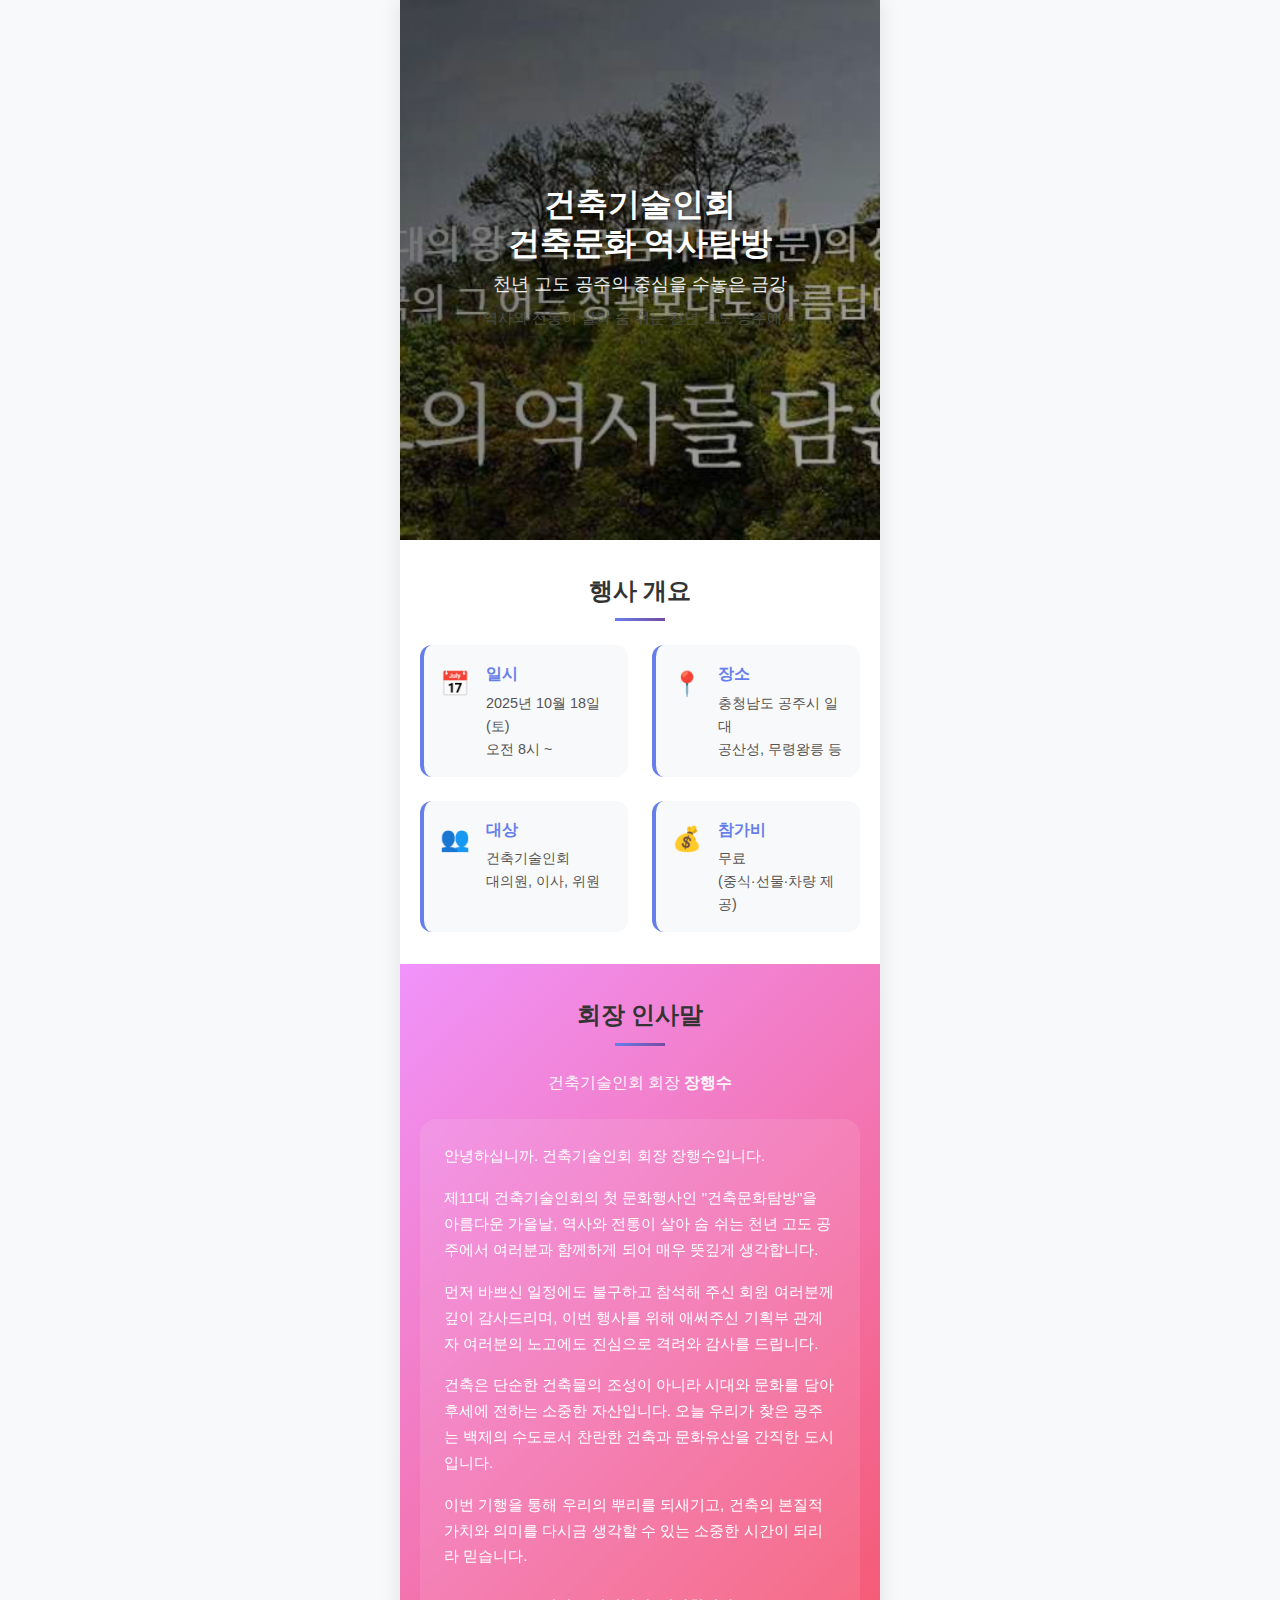
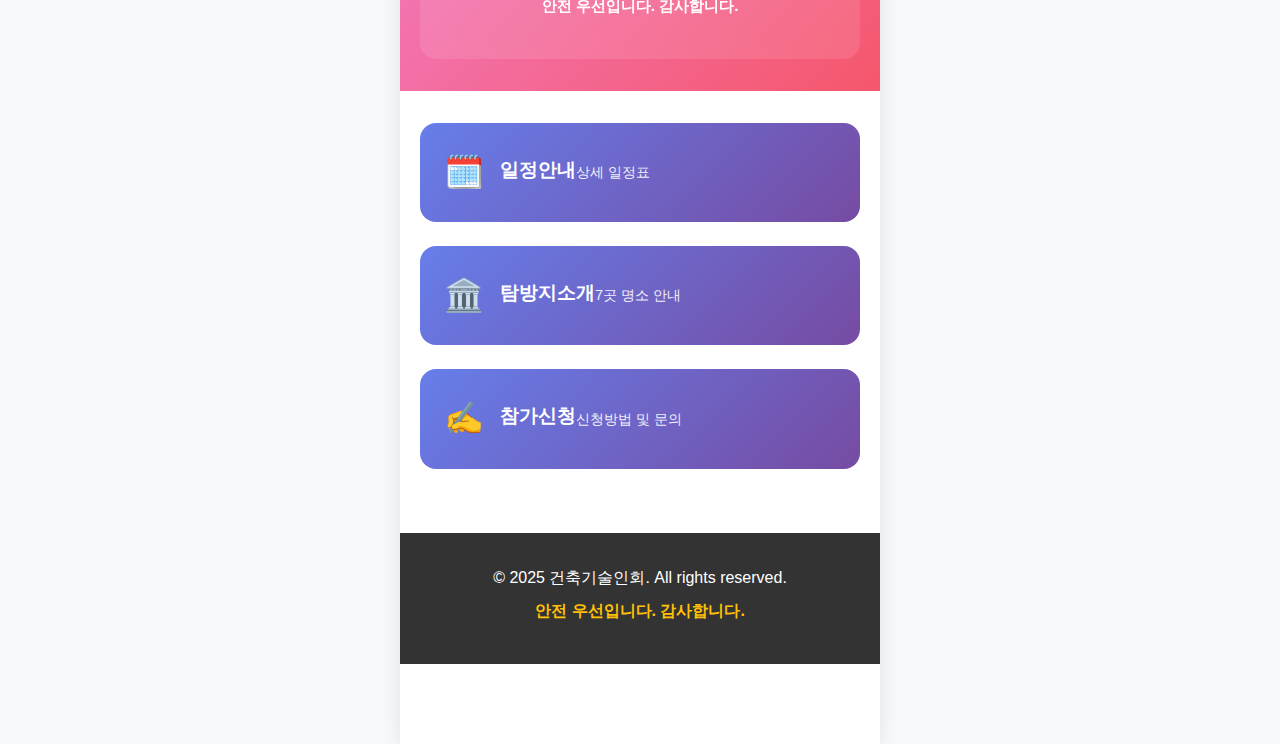
<file: index.html>
<!DOCTYPE html>
<html lang="ko">
<head>
    <meta charset="UTF-8">
    <meta name="viewport" content="width=device-width, initial-scale=1.0">
    <title>건축기술인회 건축문화 역사탐방 - 공주시</title>
    <link rel="stylesheet" href="style.css">
</head>
<body>
    <div class="mobile-container">
        <!-- 히어로 섹션 -->
        <header class="hero">
            <div class="hero-bg">
                <img src="images/공산성.jpeg" alt="공주 전경" class="hero-image">
                <div class="hero-overlay"></div>
            </div>
            <div class="hero-content">
                <h1 class="main-title">건축기술인회<br>건축문화 역사탐방</h1>
                <p class="subtitle">천년 고도 공주의 중심을 수놓은 금강</p>
                <p class="description">역사와 전통이 살아 숨 쉬는 천년 고도 공주에서</p>
            </div>
        </header>

        <!-- 행사 개요 -->
        <section class="event-overview">
            <div class="container">
                <h2 class="section-title">행사 개요</h2>
                <div class="overview-grid">
                    <div class="overview-item">
                        <div class="item-icon">📅</div>
                        <div class="item-content">
                            <h3>일시</h3>
                            <p>2025년 10월 18일(토)<br>오전 8시 ~</p>
                        </div>
                    </div>
                    <div class="overview-item">
                        <div class="item-icon">📍</div>
                        <div class="item-content">
                            <h3>장소</h3>
                            <p>충청남도 공주시 일대<br>공산성, 무령왕릉 등</p>
                        </div>
                    </div>
                    <div class="overview-item">
                        <div class="item-icon">👥</div>
                        <div class="item-content">
                            <h3>대상</h3>
                            <p>건축기술인회<br>대의원, 이사, 위원</p>
                        </div>
                    </div>
                    <div class="overview-item">
                        <div class="item-icon">💰</div>
                        <div class="item-content">
                            <h3>참가비</h3>
                            <p>무료<br>(중식·선물·차량 제공)</p>
                        </div>
                    </div>
                </div>
            </div>
        </section>

        <!-- 회장 인사말 -->
        <section class="president-message">
            <div class="container">
                <div class="message-header">
                    <h2 class="section-title">회장 인사말</h2>
                    <p class="president-name">건축기술인회 회장 <strong>장행수</strong></p>
                </div>
                <div class="message-content">
                    <div class="message-text">
                        <p>안녕하십니까. 건축기술인회 회장 장행수입니다.</p>
                        <p>제11대 건축기술인회의 첫 문화행사인 "건축문화탐방"을 아름다운 가을날, 역사와 전통이 살아 숨 쉬는 천년 고도 공주에서 여러분과 함께하게 되어 매우 뜻깊게 생각합니다.</p>
                        <p>먼저 바쁘신 일정에도 불구하고 참석해 주신 회원 여러분께 깊이 감사드리며, 이번 행사를 위해 애써주신 기획부 관계자 여러분의 노고에도 진심으로 격려와 감사를 드립니다.</p>
                        <p>건축은 단순한 건축물의 조성이 아니라 시대와 문화를 담아 후세에 전하는 소중한 자산입니다. 오늘 우리가 찾은 공주는 백제의 수도로서 찬란한 건축과 문화유산을 간직한 도시입니다.</p>
                        <p>이번 기행을 통해 우리의 뿌리를 되새기고, 건축의 본질적 가치와 의미를 다시금 생각할 수 있는 소중한 시간이 되리라 믿습니다.</p>
                        <p class="closing">안전 우선입니다. 감사합니다.</p>
                    </div>
                </div>
            </div>
        </section>

        <!-- 네비게이션 탭 -->
        <nav class="navigation-tabs">
            <div class="container">
                <div class="tab-grid">
                    <a href="schedule.html" class="nav-tab">
                        <div class="tab-icon">🗓️</div>
                        <h3>일정안내</h3>
                        <p>상세 일정표</p>
                    </a>
                    <a href="attractions.html" class="nav-tab">
                        <div class="tab-icon">🏛️</div>
                        <h3>탐방지소개</h3>
                        <p>7곳 명소 안내</p>
                    </a>
                    <a href="application.html" class="nav-tab">
                        <div class="tab-icon">✍️</div>
                        <h3>참가신청</h3>
                        <p>신청방법 및 문의</p>
                    </a>
                </div>
            </div>
        </nav>

        <!-- 푸터 -->
        <footer class="footer">
            <div class="container">
                <p>&copy; 2025 건축기술인회. All rights reserved.</p>
                <p class="safety-message">안전 우선입니다. 감사합니다.</p>
            </div>
        </footer>
    </div>

    <script src="script.js"></script>
</body>
</html>
</file>
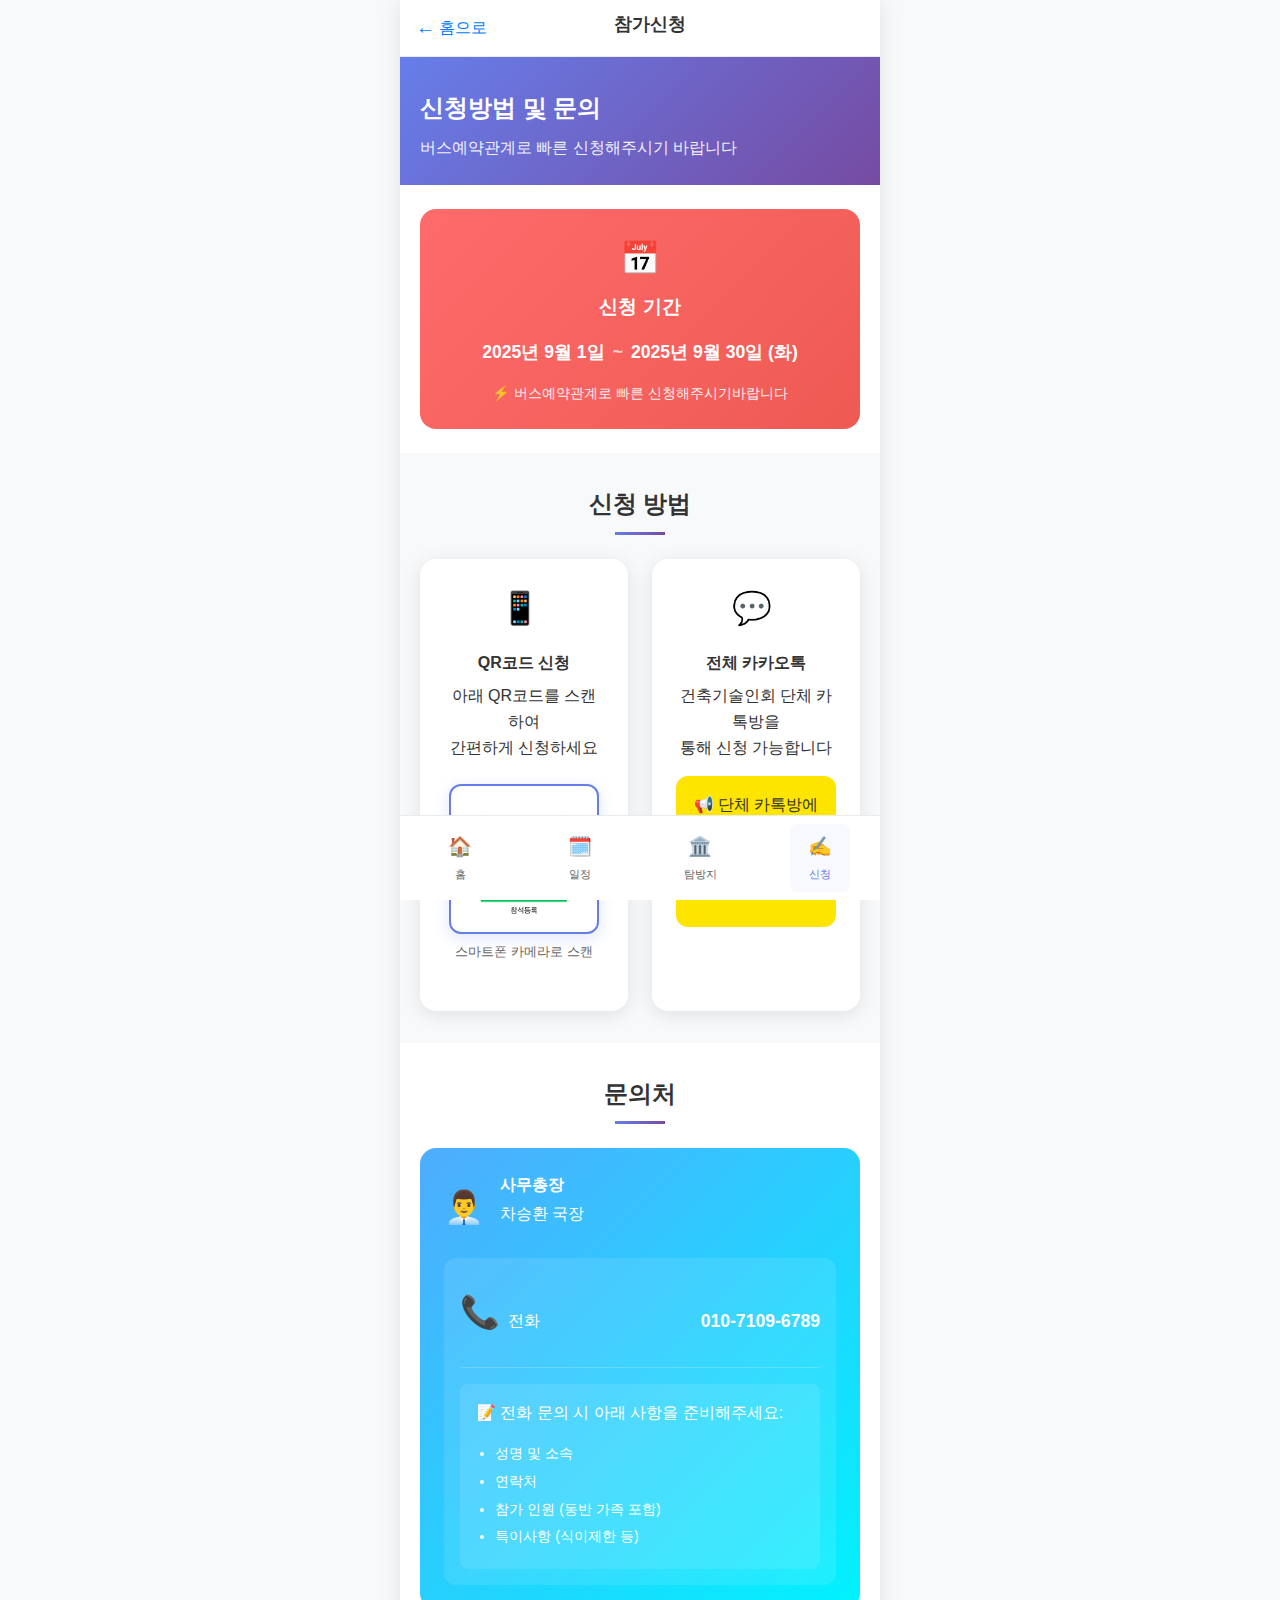
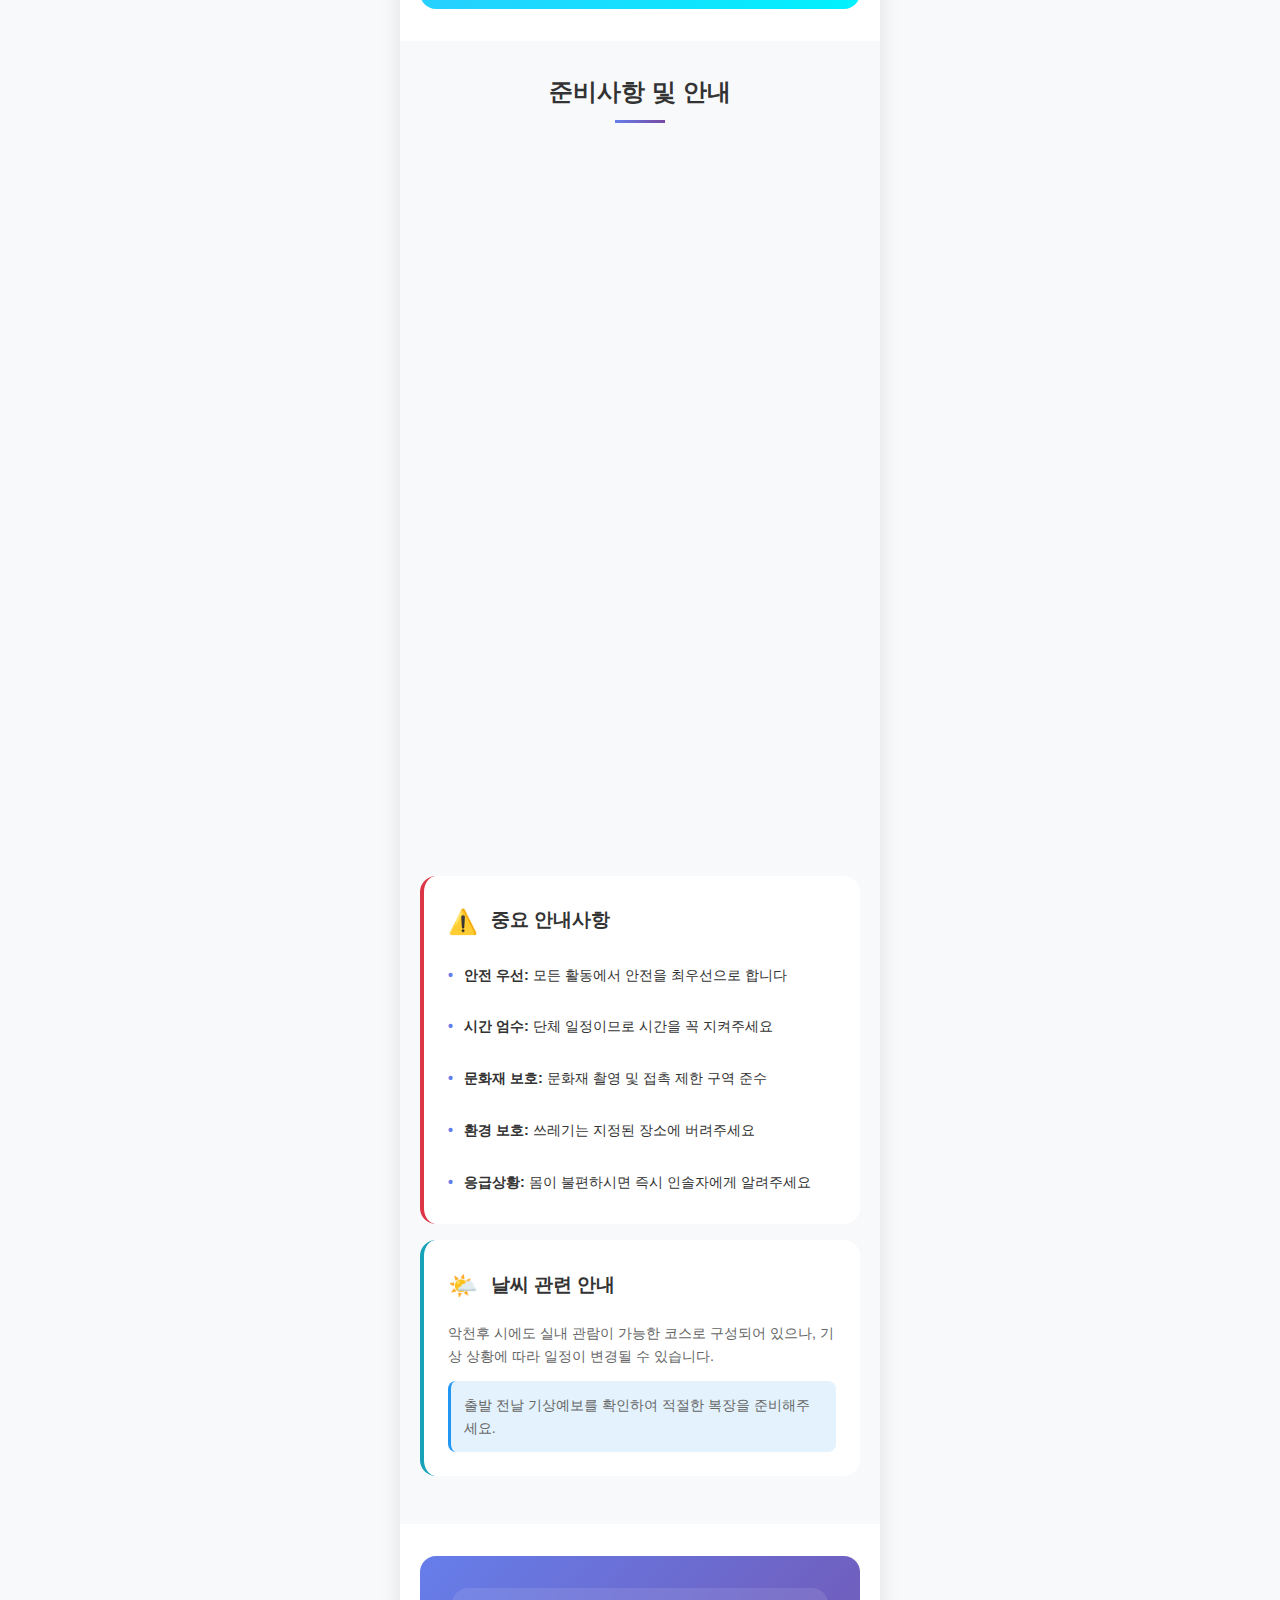
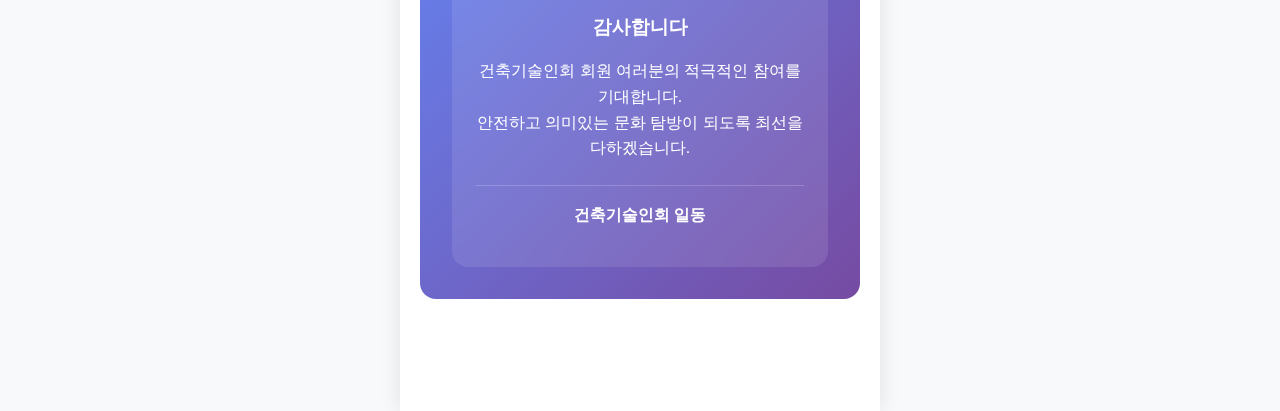
<file: application.html>
<!DOCTYPE html>
<html lang="ko">
<head>
    <meta charset="UTF-8">
    <meta name="viewport" content="width=device-width, initial-scale=1.0">
    <title>참가신청 - 건축기술인회 공주 탐방</title>
    <link rel="stylesheet" href="style.css">
</head>
<body>
    <div class="mobile-container">
        <!-- 상단 네비게이션 -->
        <nav class="top-nav">
            <div class="nav-content">
                <a href="index.html" class="back-btn">
                    <span class="back-icon">←</span>
                    <span>홈으로</span>
                </a>
                <h1 class="page-title">참가신청</h1>
                <div class="nav-spacer"></div>
            </div>
        </nav>

        <!-- 페이지 헤더 -->
        <header class="page-header">
            <div class="container">
                <h2>신청방법 및 문의</h2>
                <p>버스예약관계로 빠른 신청해주시기 바랍니다</p>
            </div>
        </header>

        <!-- 신청 기간 -->
        <section class="application-period">
            <div class="container">
                <div class="period-card">
                    <div class="period-icon">📅</div>
                    <div class="period-content">
                        <h3>신청 기간</h3>
                        <div class="date-range">
                            <span class="start-date">2025년 9월 1일</span>
                            <span class="date-separator">~</span>
                            <span class="end-date">2025년 9월 30일 (화)</span>
                        </div>
                        <p class="urgent-note">⚡ 버스예약관계로 빠른 신청해주시기바랍니다</p>
                    </div>
                </div>
            </div>
        </section>

        <!-- 신청 방법 -->
        <section class="application-method">
            <div class="container">
                <h3 class="section-title">신청 방법</h3>
                
                <div class="method-cards">
                    <div class="method-card">
                        <div class="method-icon">📱</div>
                        <div class="method-content">
                            <h4>QR코드 신청</h4>
                            <p>아래 QR코드를 스캔하여<br>간편하게 신청하세요</p>
                            <div class="qr-placeholder">
                                <div class="qr-code">
                                    <img src="images/qr-code.png" alt="QR 코드" class="qr-image">
                                </div>
                                <p class="qr-caption">스마트폰 카메라로 스캔</p>
                            </div>
                        </div>
                    </div>

                    <div class="method-card">
                        <div class="method-icon">💬</div>
                        <div class="method-content">
                            <h4>전체 카카오톡</h4>
                            <p>건축기술인회 단체 카톡방을<br>통해 신청 가능합니다</p>
                            <div class="kakao-info">
                                <p>📢 단체 카톡방에서<br>신청 양식을 확인해주세요</p>
                            </div>
                        </div>
                    </div>
                </div>
            </div>
        </section>

        <!-- 문의처 -->
        <section class="contact-info">
            <div class="container">
                <h3 class="section-title">문의처</h3>
                
                <div class="contact-card">
                    <div class="contact-header">
                        <div class="contact-icon">👨‍💼</div>
                        <div class="contact-title">
                            <h4>사무총장</h4>
                            <p>차승환 국장</p>
                        </div>
                    </div>
                    
                    <div class="contact-details">
                        <div class="contact-item">
                            <div class="contact-method">
                                <span class="method-icon">📞</span>
                                <span class="method-label">전화</span>
                            </div>
                            <div class="contact-value">
                                <a href="tel:010-7109-6789" class="phone-link">
                                    010-7109-6789
                                </a>
                            </div>
                        </div>
                        
                        <div class="contact-note">
                            <p>📝 전화 문의 시 아래 사항을 준비해주세요:</p>
                            <ul>
                                <li>성명 및 소속</li>
                                <li>연락처</li>
                                <li>참가 인원 (동반 가족 포함)</li>
                                <li>특이사항 (식이제한 등)</li>
                            </ul>
                        </div>
                    </div>
                </div>
            </div>
        </section>

        <!-- 준비사항 -->
        <section class="preparation">
            <div class="container">
                <h3 class="section-title">준비사항 및 안내</h3>
                
                <div class="prep-categories">
                    <div class="prep-category">
                        <h4>👕 복장 안내</h4>
                        <ul class="prep-list">
                            <li>편한 복장 착용 권장</li>
                            <li>운동화 또는 편한 신발</li>
                            <li>가을 날씨 대비 겉옷</li>
                            <li>모자 및 선글라스 (선택사항)</li>
                        </ul>
                    </div>
                    
                    <div class="prep-category">
                        <h4>🎒 개인 준비물</h4>
                        <ul class="prep-list">
                            <li>개인 물병 (수분 보충)</li>
                            <li>카메라 또는 스마트폰 충전기</li>
                            <li>개인 상비약 (필요시)</li>
                            <li>우산 (날씨 대비)</li>
                        </ul>
                    </div>
                    
                    <div class="prep-category">
                        <h4>🚌 교통 안내</h4>
                        <ul class="prep-list">
                            <li>리무진버스 2대 운행</li>
                            <li>신청인원 증가시 1대 추가</li>
                            <li>출발 시간 엄수</li>
                            <li>안전벨트 착용 필수</li>
                        </ul>
                    </div>
                    
                    <div class="prep-category">
                        <h4>🍽️ 식사 안내</h4>
                        <ul class="prep-list">
                            <li>조식: 버스 내 도시락 제공</li>
                            <li>중식: 공주 지역 음식점</li>
                            <li>식이제한 사전 알림 필요</li>
                            <li>간식 및 음료 일부 제공</li>
                        </ul>
                    </div>
                </div>
            </div>
        </section>

        <!-- 주의사항 -->
        <section class="notice-section">
            <div class="container">
                <div class="notice-card important">
                    <div class="notice-header">
                        <span class="notice-icon">⚠️</span>
                        <h3>중요 안내사항</h3>
                    </div>
                    <div class="notice-content">
                        <ul class="notice-list">
                            <li><strong>안전 우선:</strong> 모든 활동에서 안전을 최우선으로 합니다</li>
                            <li><strong>시간 엄수:</strong> 단체 일정이므로 시간을 꼭 지켜주세요</li>
                            <li><strong>문화재 보호:</strong> 문화재 촬영 및 접촉 제한 구역 준수</li>
                            <li><strong>환경 보호:</strong> 쓰레기는 지정된 장소에 버려주세요</li>
                            <li><strong>응급상황:</strong> 몸이 불편하시면 즉시 인솔자에게 알려주세요</li>
                        </ul>
                    </div>
                </div>
                
                <div class="notice-card weather">
                    <div class="notice-header">
                        <span class="notice-icon">🌤️</span>
                        <h3>날씨 관련 안내</h3>
                    </div>
                    <div class="notice-content">
                        <p>악천후 시에도 실내 관람이 가능한 코스로 구성되어 있으나, 
                        기상 상황에 따라 일정이 변경될 수 있습니다.</p>
                        <p class="weather-check">출발 전날 기상예보를 확인하여 적절한 복장을 준비해주세요.</p>
                    </div>
                </div>
            </div>
        </section>

        <!-- 감사 인사 -->
        <section class="closing-message">
            <div class="container">
                <div class="message-card">
                    <div class="message-content">
                        <h3>감사합니다</h3>
                        <p>건축기술인회 회원 여러분의 적극적인 참여를 기대합니다.<br>
                        안전하고 의미있는 문화 탐방이 되도록 최선을 다하겠습니다.</p>
                        <div class="signature">
                            <p><strong>건축기술인회 일동</strong></p>
                        </div>
                    </div>
                </div>
            </div>
        </section>

        <!-- 하단 네비게이션 -->
        <div class="bottom-nav">
            <a href="index.html" class="nav-item">
                <span class="nav-icon">🏠</span>
                <span class="nav-label">홈</span>
            </a>
            <a href="schedule.html" class="nav-item">
                <span class="nav-icon">🗓️</span>
                <span class="nav-label">일정</span>
            </a>
            <a href="attractions.html" class="nav-item">
                <span class="nav-icon">🏛️</span>
                <span class="nav-label">탐방지</span>
            </a>
            <a href="application.html" class="nav-item active">
                <span class="nav-icon">✍️</span>
                <span class="nav-label">신청</span>
            </a>
        </div>
    </div>

    <script src="script.js"></script>
</body>
</html>
</file>
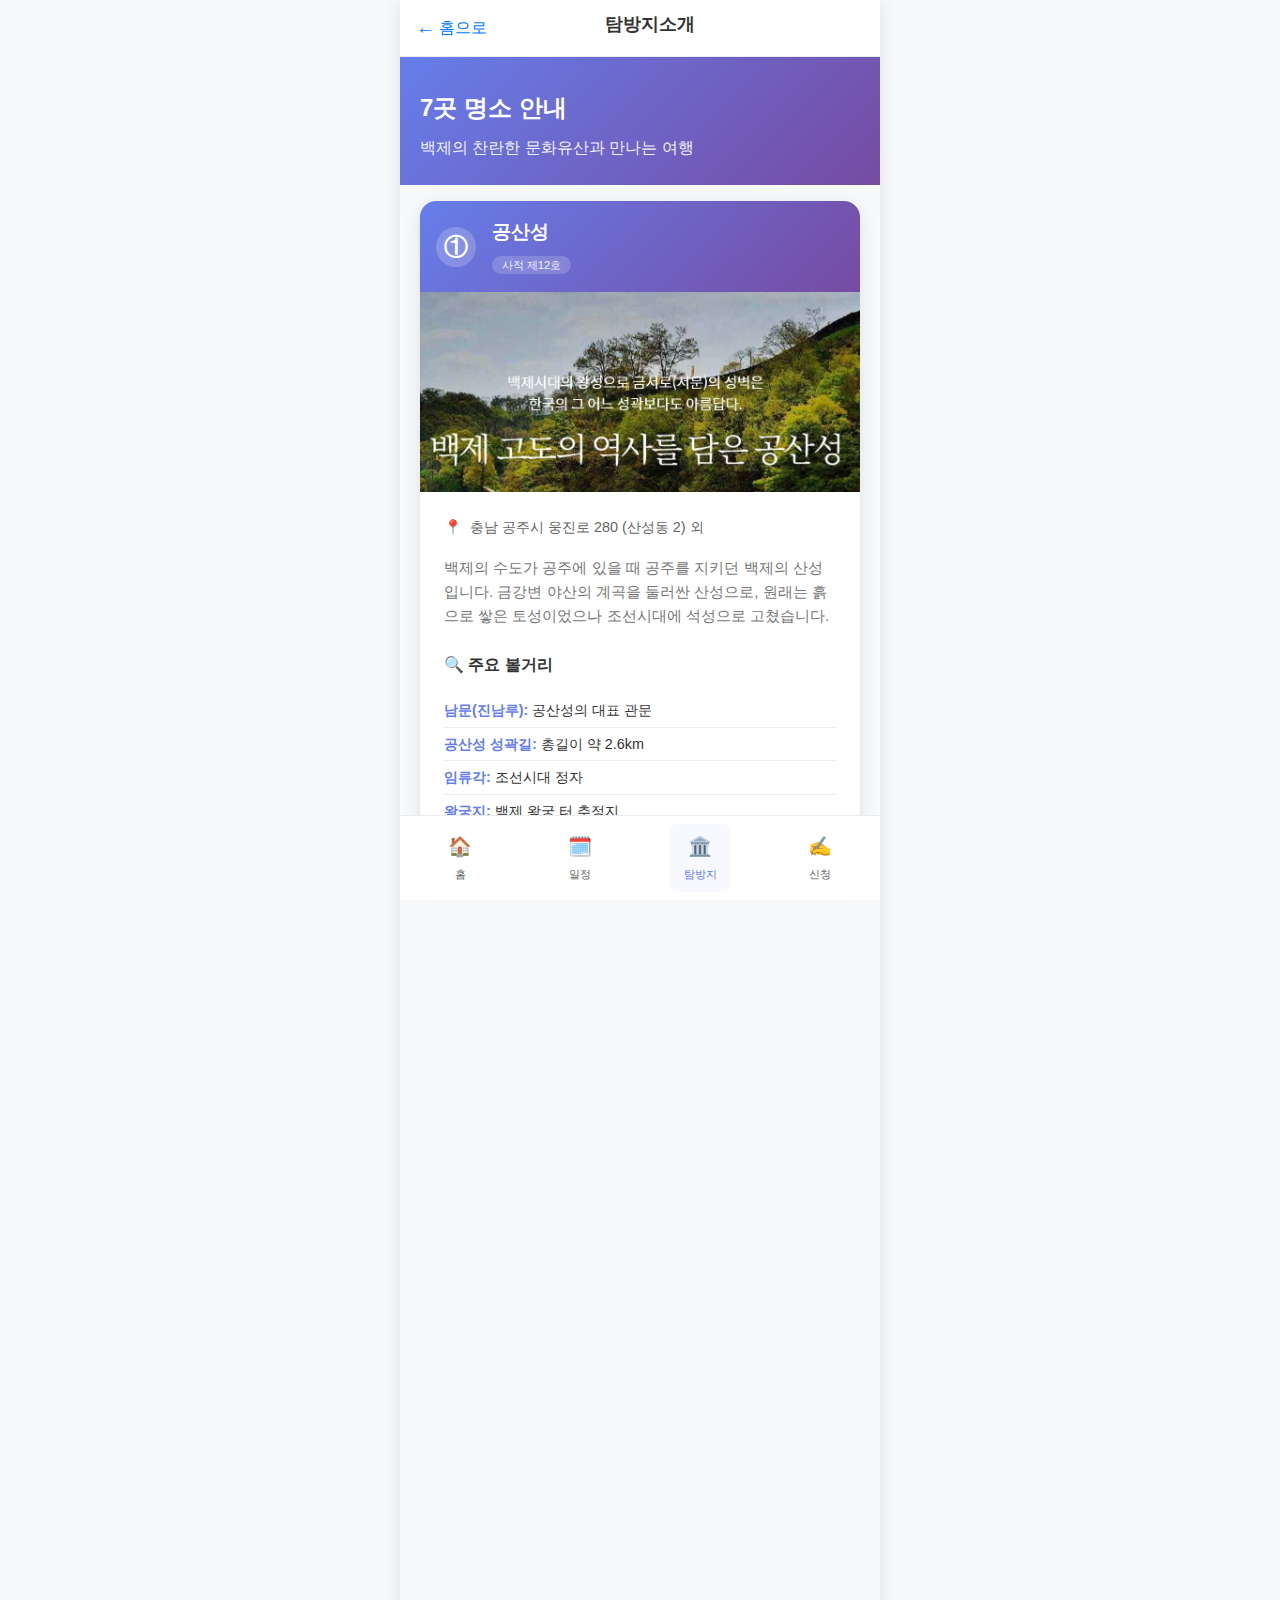
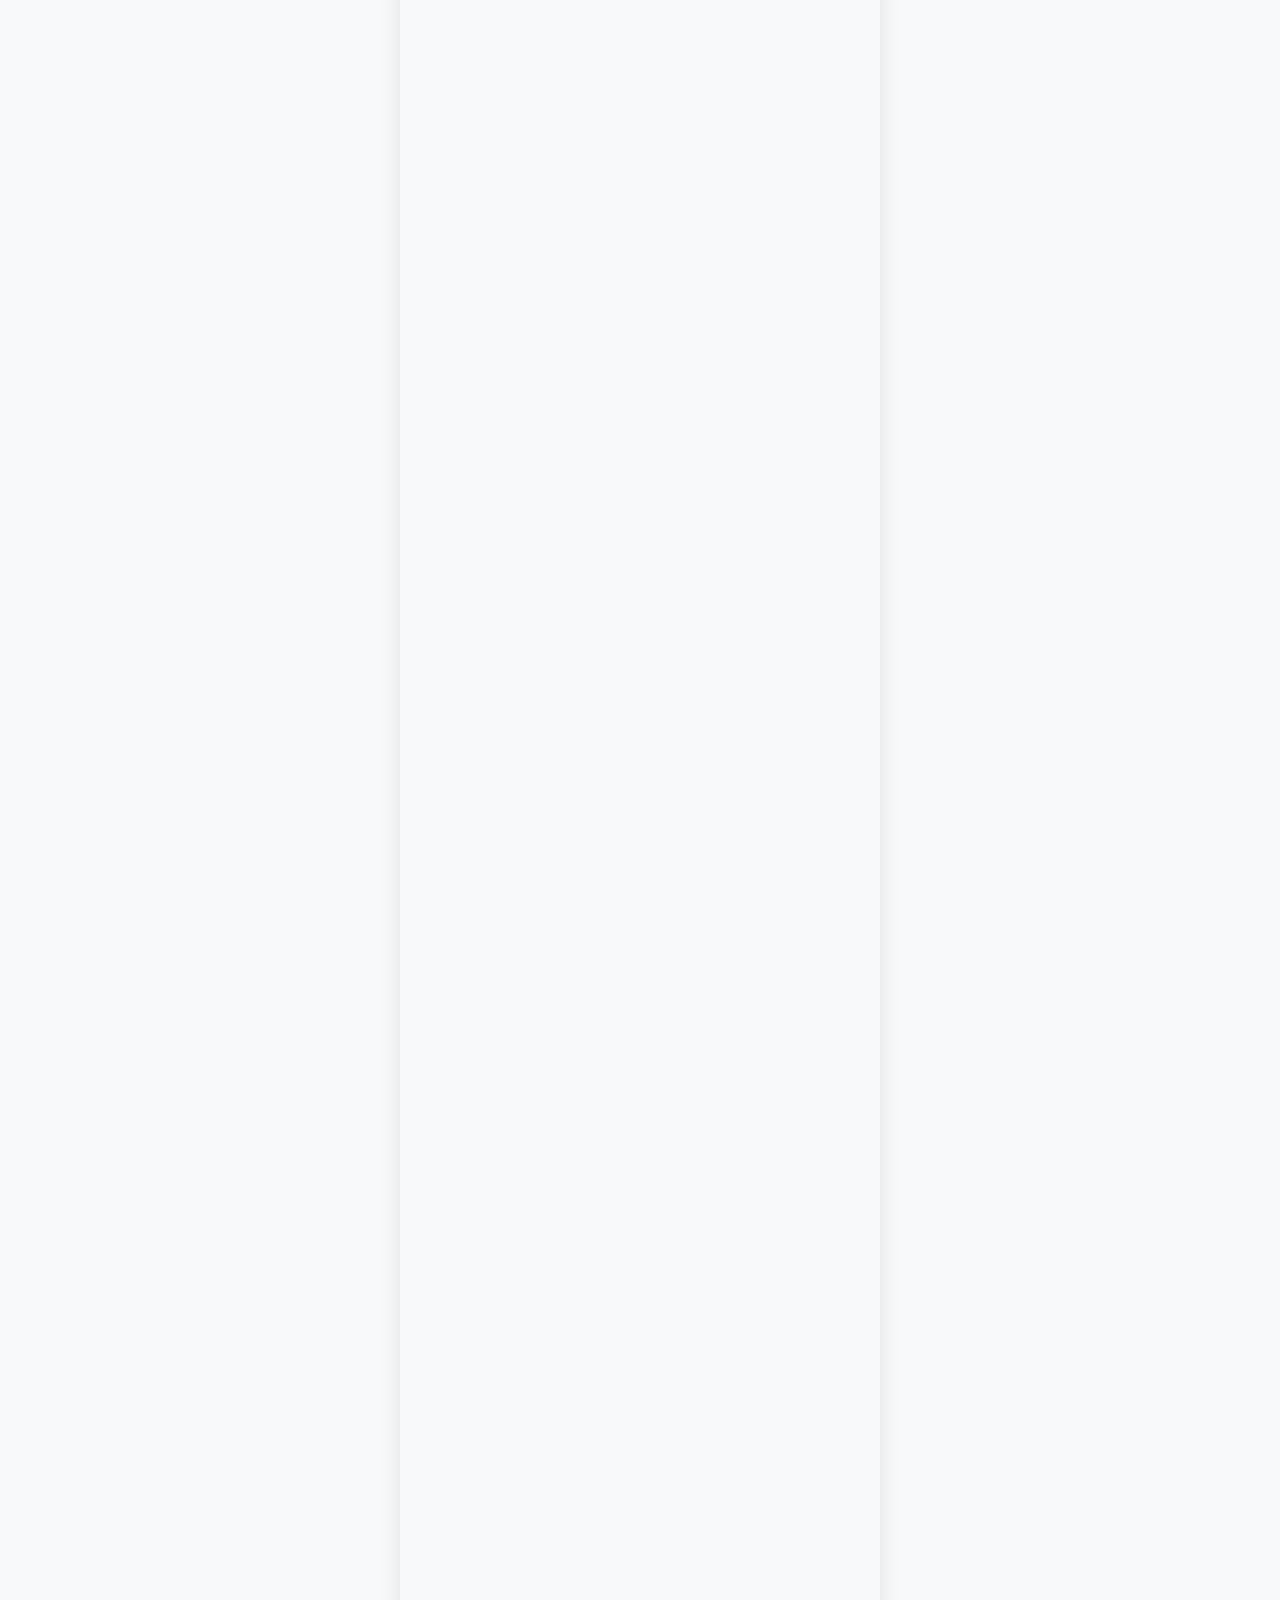
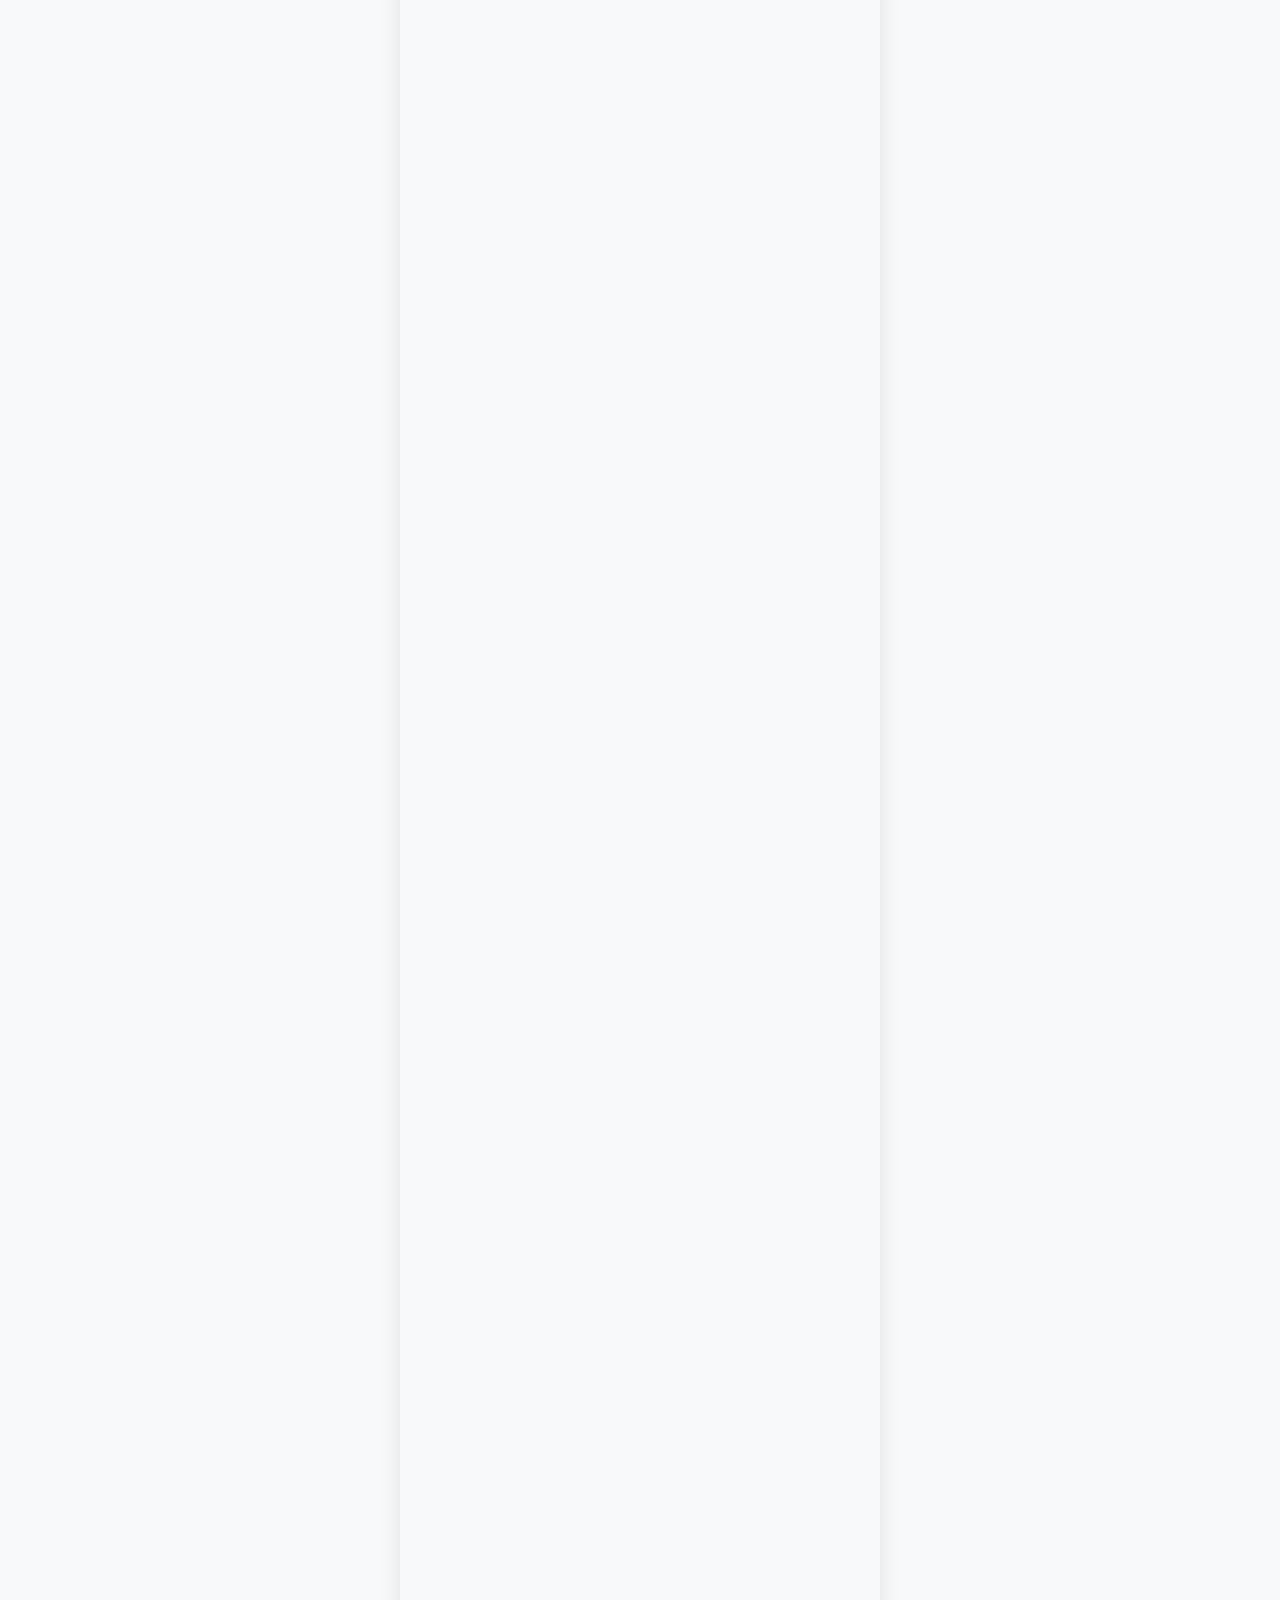
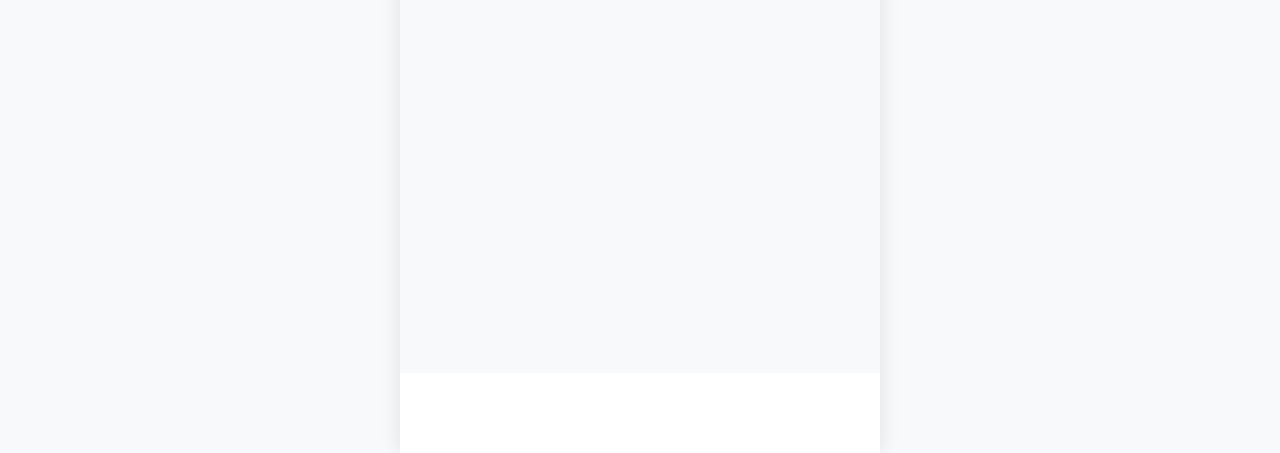
<file: attractions.html>
<!DOCTYPE html>
<html lang="ko">
<head>
    <meta charset="UTF-8">
    <meta name="viewport" content="width=device-width, initial-scale=1.0">
    <title>탐방지소개 - 건축기술인회 공주 탐방</title>
    <link rel="stylesheet" href="style.css">
</head>
<body>
    <div class="mobile-container">
        <!-- 상단 네비게이션 -->
        <nav class="top-nav">
            <div class="nav-content">
                <a href="index.html" class="back-btn">
                    <span class="back-icon">←</span>
                    <span>홈으로</span>
                </a>
                <h1 class="page-title">탐방지소개</h1>
                <div class="nav-spacer"></div>
            </div>
        </nav>

        <!-- 페이지 헤더 -->
        <header class="page-header">
            <div class="container">
                <h2>7곳 명소 안내</h2>
                <p>백제의 찬란한 문화유산과 만나는 여행</p>
            </div>
        </header>

        <!-- 탐방지 목록 -->
        <section class="attractions-list">
            <div class="container">
                
                <!-- 공산성 -->
                <article class="attraction-card">
                    <div class="card-header">
                        <div class="attraction-number">①</div>
                        <div class="card-title">
                            <h3>공산성</h3>
                            <span class="heritage-badge">사적 제12호</span>
                        </div>
                    </div>
                    <div class="card-image">
                        <img src="images/공산성.jpeg" alt="공산성 전경">
                        <div class="image-caption">백제 고도의 역사를 담은 공산성</div>
                    </div>
                    <div class="card-content">
                        <div class="location-info">
                            <span class="icon">📍</span>
                            <span>충남 공주시 웅진로 280 (산성동 2) 외</span>
                        </div>
                        <p class="description">
                            백제의 수도가 공주에 있을 때 공주를 지키던 백제의 산성입니다. 
                            금강변 야산의 계곡을 둘러싼 산성으로, 원래는 흙으로 쌓은 토성이었으나 조선시대에 석성으로 고쳤습니다.
                        </p>
                        <div class="highlights">
                            <h4>🔍 주요 볼거리</h4>
                            <ul>
                                <li><strong>남문(진남루):</strong> 공산성의 대표 관문</li>
                                <li><strong>공산성 성곽길:</strong> 총길이 약 2.6km</li>
                                <li><strong>임류각:</strong> 조선시대 정자</li>
                                <li><strong>왕궁지:</strong> 백제 왕궁 터 추정지</li>
                                <li><strong>연지:</strong> 왕궁의 정원 인공 연못</li>
                            </ul>
                        </div>
                    </div>
                </article>

                <!-- 무령왕릉과 왕릉원 -->
                <article class="attraction-card">
                    <div class="card-header">
                        <div class="attraction-number">②</div>
                        <div class="card-title">
                            <h3>무령왕릉과 왕릉원</h3>
                            <span class="heritage-badge">유네스코 세계문화유산</span>
                        </div>
                    </div>
                    <div class="card-image">
                        <img src="images/무령왕릉과 왕릉원.jpeg" alt="무령왕릉 전경">
                        <div class="image-caption">백제의 혼적을 담은 타임캡슐이 열리는 공주 무령왕릉과 왕릉원</div>
                    </div>
                    <div class="card-content">
                        <div class="location-info">
                            <span class="icon">👑</span>
                            <span>백제 제25대 왕, 재위 501~523년</span>
                        </div>
                        <p class="description">
                            1971년 배수로 공사 중 우연히 발견된 무령왕과 왕비의 실제 무덤이자, 
                            백제 금석문이 적힌 지석(묘지석)이 발견된 유일한 사례입니다.
                        </p>
                        <div class="highlights">
                            <h4>🏺 대표 유물</h4>
                            <div class="artifact-grid">
                                <div class="artifact-item">
                                    <strong>지석(誌石)</strong>
                                    <p>무령왕의 이름, 사망일자, 장례일자 기록</p>
                                </div>
                                <div class="artifact-item">
                                    <strong>금제관식</strong>
                                    <p>왕관의 장식물로, 정교한 금세공 기술</p>
                                </div>
                                <div class="artifact-item">
                                    <strong>곡옥</strong>
                                    <p>옥으로 만든 장신구, 왕비 유물</p>
                                </div>
                                <div class="artifact-item">
                                    <strong>청동거울</strong>
                                    <p>외래 문물과의 교류 증거</p>
                                </div>
                            </div>
                        </div>
                    </div>
                </article>

                <!-- 국립공주박물관 -->
                <article class="attraction-card">
                    <div class="card-header">
                        <div class="attraction-number">③</div>
                        <div class="card-title">
                            <h3>국립공주박물관</h3>
                            <span class="heritage-badge">국립박물관</span>
                        </div>
                    </div>
                    <div class="card-image">
                        <img src="images/국립공주박물관.jpeg" alt="국립공주박물관">
                        <div class="image-caption">무령왕릉 출토 유물의 보고</div>
                    </div>
                    <div class="card-content">
                        <div class="location-info">
                            <span class="icon">🏛️</span>
                            <span>총면적 1만 4,000㎡, 전시관 1,600㎡</span>
                        </div>
                        <p class="description">
                            무령왕릉 출토 금제관식(국보 제154, 155호)과 석수(국보 제162호) 등을 포함하여 
                            국보 14건 19점, 보물 4건 4점 등 중요 유물 약 1,000점이 전시되어 있습니다.
                        </p>
                        <div class="highlights">
                            <h4>🏛️ 주요 전시관</h4>
                            <ul>
                                <li><strong>무령왕릉실:</strong> 출토 유물 4,600여 점 중 대표작</li>
                                <li><strong>백제문화실:</strong> 웅진시대 백제의 정치·문화</li>
                                <li><strong>기획전시실:</strong> 주제별 특별전</li>
                                <li><strong>어린이박물관:</strong> 체험형 전시공간</li>
                            </ul>
                        </div>
                    </div>
                </article>

                <!-- 석장리 선사유적지 -->
                <article class="attraction-card">
                    <div class="card-header">
                        <div class="attraction-number">④</div>
                        <div class="card-title">
                            <h3>석장리 선사유적지</h3>
                            <span class="heritage-badge">사적</span>
                        </div>
                    </div>
                    <div class="card-image">
                        <img src="images/석장리선사유적지.jpeg" alt="석장리 선사유적지">
                        <div class="image-caption">공주에서 구석기시대의 흔적을 찾을 수 있는 석장리유적</div>
                    </div>
                    <div class="card-content">
                        <div class="location-info">
                            <span class="icon">🗿</span>
                            <span>약 30만 년 전~1만 년 전 인류 거주 흔적</span>
                        </div>
                        <p class="description">
                            1964년 서울대 조사단에 의해 발굴된 한국 최초의 구석기 유적으로, 
                            우리나라 구석기 연구의 시초가 되는 교육적 가치가 매우 큰 유적지입니다.
                        </p>
                        <div class="highlights">
                            <h4>🏺 체험 프로그램</h4>
                            <div class="experience-grid">
                                <div class="experience-item">
                                    <span class="exp-icon">🔥</span>
                                    <strong>불 피우기 체험</strong>
                                </div>
                                <div class="experience-item">
                                    <span class="exp-icon">🪓</span>
                                    <strong>주먹도끼 만들기</strong>
                                </div>
                                <div class="experience-item">
                                    <span class="exp-icon">👕</span>
                                    <strong>구석기 복장 체험</strong>
                                </div>
                                <div class="experience-item">
                                    <span class="exp-icon">🎨</span>
                                    <strong>동굴벽화 그리기</strong>
                                </div>
                            </div>
                        </div>
                    </div>
                </article>

                <!-- 우금치 전적지 -->
                <article class="attraction-card">
                    <div class="card-header">
                        <div class="attraction-number">⑤</div>
                        <div class="card-title">
                            <h3>우금치 전적지</h3>
                            <span class="heritage-badge">사적 (1994)</span>
                        </div>
                    </div>
                    <div class="card-image">
                        <img src="images/우금치전적지.png" alt="우금치 전적지">
                        <div class="image-caption">동학농민전쟁의 격전지</div>
                    </div>
                    <div class="card-content">
                        <div class="location-info">
                            <span class="icon">⚔️</span>
                            <span>1894년 11월 8일 동학농민전쟁</span>
                        </div>
                        <p class="description">
                            동학농민군과 관군·일본군 연합의 격전이 벌어진 곳으로, 
                            동학농민전쟁의 승패를 가른 결정적인 대회전 장소입니다.
                        </p>
                        <div class="highlights">
                            <h4>🏛️ 관람 포인트</h4>
                            <ul>
                                <li><strong>우금치 전적비:</strong> 전투 희생자 기념비</li>
                                <li><strong>전적지 공원:</strong> 격전이 벌어진 산자락</li>
                                <li><strong>전봉준 동상:</strong> 민중 지도자 추모공간</li>
                                <li><strong>우금치 역사관:</strong> 전투 배경과 경과 전시</li>
                            </ul>
                        </div>
                    </div>
                </article>

                <!-- 나태주 풀꽃 문학관 -->
                <article class="attraction-card">
                    <div class="card-header">
                        <div class="attraction-number">⑥</div>
                        <div class="card-title">
                            <h3>나태주 풀꽃 문학관</h3>
                            <span class="heritage-badge">문학관</span>
                        </div>
                    </div>
                    <div class="card-image">
                        <img src="images/나태주 풀꽃 문확관.png" alt="나태주 풀꽃 문학관">
                        <div class="image-caption">1930년대 일본식 가옥을 개조한 문학관</div>
                    </div>
                    <div class="card-content">
                        <div class="location-info">
                            <span class="icon">📖</span>
                            <span>2014년 10월 17일 개관</span>
                        </div>
                        <p class="description">
                            1930년대에 지어진 일본식 가옥으로, 현재 나태주 시인이 
                            문인들이나 문학 지망생들, 관람객들과 강의와 담소를 나누는 
                            소통의 공간으로 활용되고 있습니다.
                        </p>
                        <div class="highlights">
                            <h4>✨ 특징</h4>
                            <ul>
                                <li>문인들의 구심점 역할</li>
                                <li>일반인들의 문학 관심 유도 공간</li>
                                <li>힐링과 휴식을 위한 예스러운 분위기</li>
                                <li>멋진 가옥의 건축미 감상</li>
                            </ul>
                        </div>
                    </div>
                </article>

                <!-- 하숙마을·기독교박물관 -->
                <article class="attraction-card">
                    <div class="card-header">
                        <div class="attraction-number">⑦</div>
                        <div class="card-title">
                            <h3>하숙마을·기독교박물관</h3>
                            <span class="heritage-badge">도시재생 사례</span>
                        </div>
                    </div>
                    <div class="card-image">
                        <img src="images/하숙마을 기독교박물관.png" alt="공주하숙마을">
                        <div class="image-caption">교육도시 공주의 옛 추억이 살아있는 하숙마을</div>
                    </div>
                    <div class="card-content">
                        <div class="location-info">
                            <span class="icon">🏠</span>
                            <span>2017년 7월 개관 (하숙마을), 2018년 5월 (기독교박물관)</span>
                        </div>
                        <p class="description">
                            1960~1990년대 교육도시 공주에서 하숙하며 공부했던 학생들의 
                            추억을 재현한 도시재생 활성화 지원사업의 모범 사례입니다.
                        </p>
                        <div class="highlights">
                            <h4>🏛️ 주요 시설</h4>
                            <ul>
                                <li><strong>공주하숙마을:</strong> 1970년대 정서를 간직한 4개동 건축물</li>
                                <li><strong>공주기독교박물관:</strong> 충청지역 감리교 선교 중심지</li>
                                <li><strong>게스트하우스:</strong> 개인·단체·가족 단위 숙박</li>
                                <li><strong>문화체험공간:</strong> 다양한 문화프로그램 운영</li>
                            </ul>
                        </div>
                    </div>
                </article>
            </div>
        </section>

        <!-- 하단 네비게이션 -->
        <div class="bottom-nav">
            <a href="index.html" class="nav-item">
                <span class="nav-icon">🏠</span>
                <span class="nav-label">홈</span>
            </a>
            <a href="schedule.html" class="nav-item">
                <span class="nav-icon">🗓️</span>
                <span class="nav-label">일정</span>
            </a>
            <a href="attractions.html" class="nav-item active">
                <span class="nav-icon">🏛️</span>
                <span class="nav-label">탐방지</span>
            </a>
            <a href="application.html" class="nav-item">
                <span class="nav-icon">✍️</span>
                <span class="nav-label">신청</span>
            </a>
        </div>
    </div>

    <script src="script.js"></script>
</body>
</html>
</file>
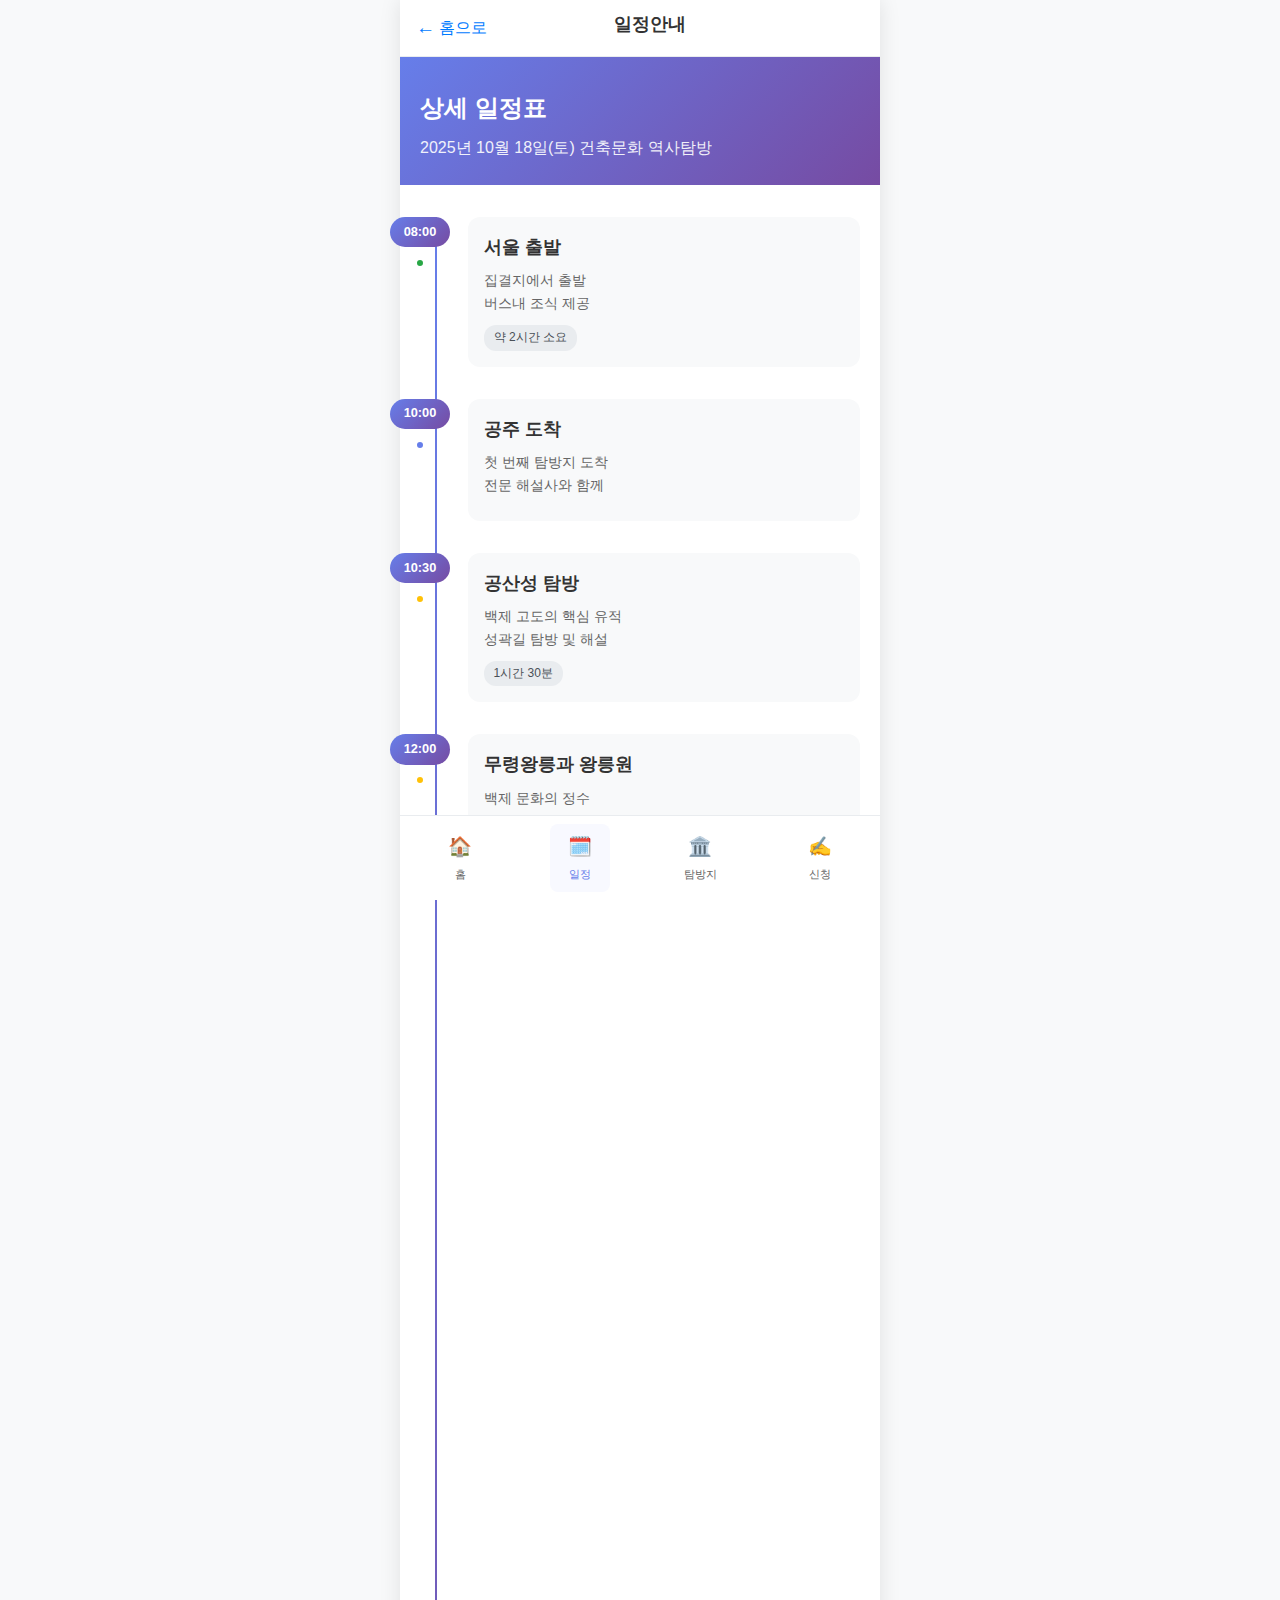
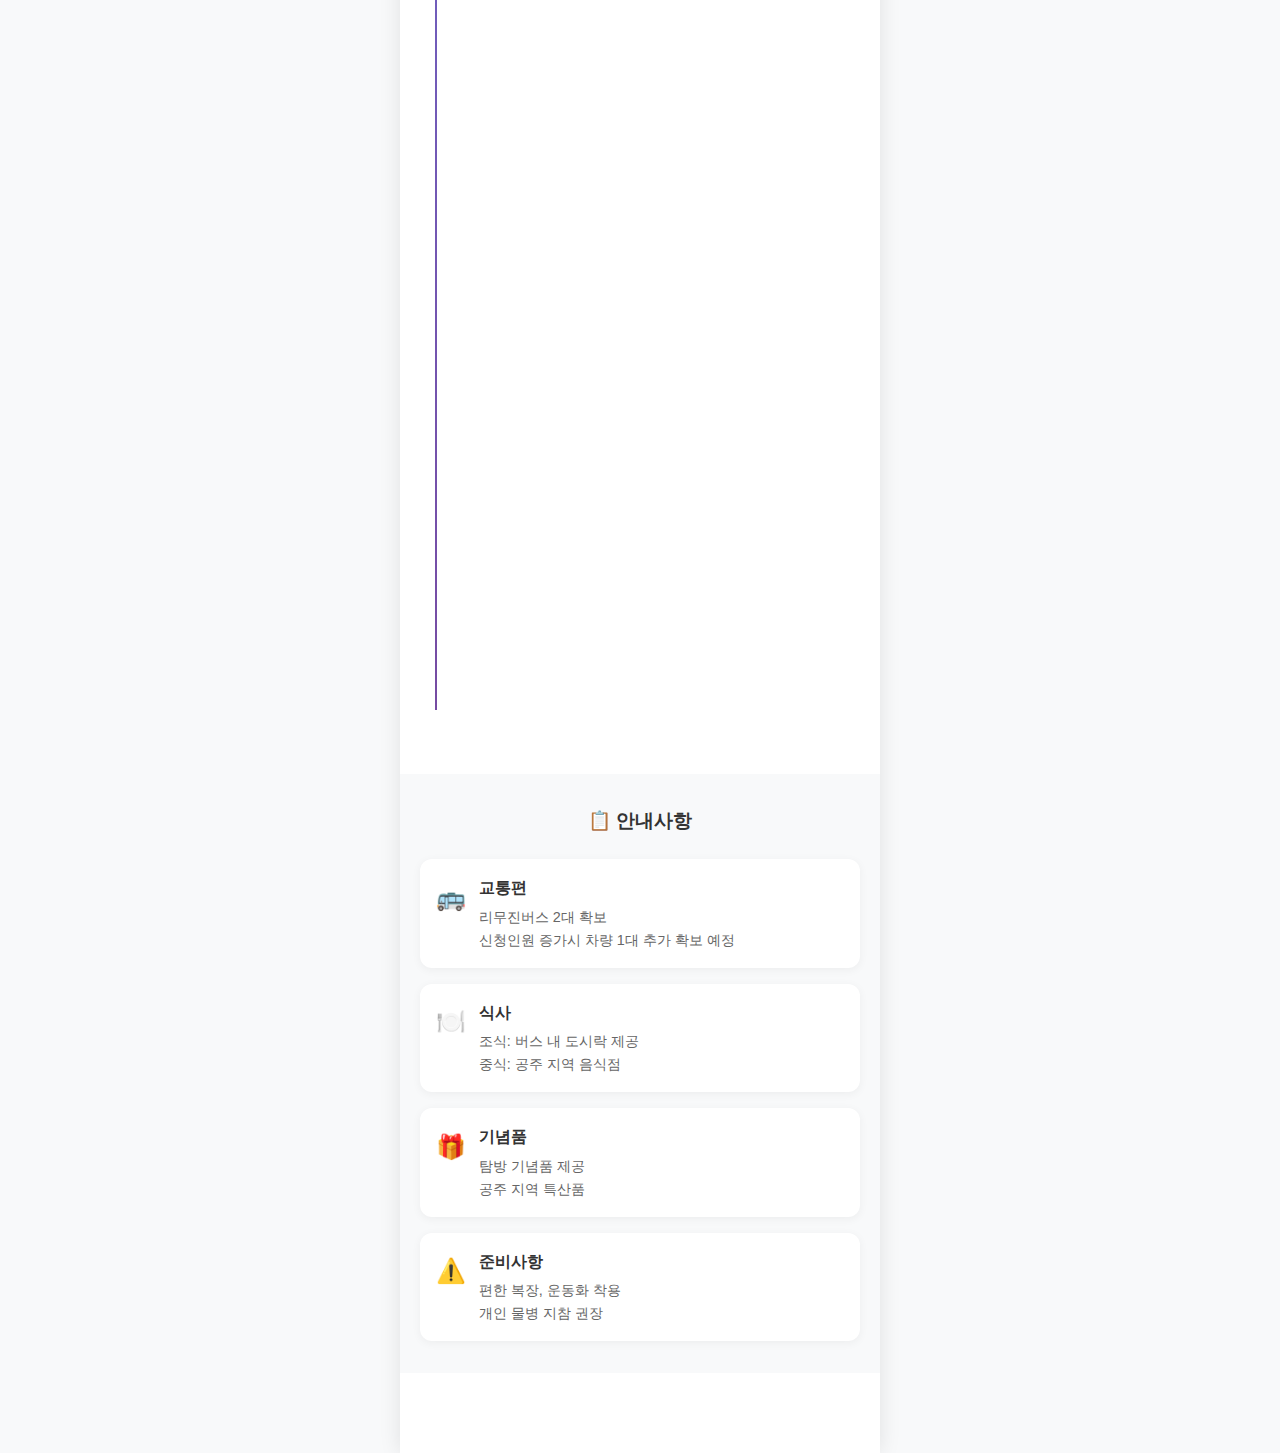
<file: schedule.html>
<!DOCTYPE html>
<html lang="ko">
<head>
    <meta charset="UTF-8">
    <meta name="viewport" content="width=device-width, initial-scale=1.0">
    <title>일정안내 - 건축기술인회 공주 탐방</title>
    <link rel="stylesheet" href="style.css">
</head>
<body>
    <div class="mobile-container">
        <!-- 상단 네비게이션 -->
        <nav class="top-nav">
            <div class="nav-content">
                <a href="index.html" class="back-btn">
                    <span class="back-icon">←</span>
                    <span>홈으로</span>
                </a>
                <h1 class="page-title">일정안내</h1>
                <div class="nav-spacer"></div>
            </div>
        </nav>

        <!-- 페이지 헤더 -->
        <header class="page-header">
            <div class="container">
                <h2>상세 일정표</h2>
                <p>2025년 10월 18일(토) 건축문화 역사탐방</p>
            </div>
        </header>

        <!-- 타임라인 -->
        <section class="timeline-section">
            <div class="container">
                <div class="timeline">
                    <div class="timeline-item">
                        <div class="timeline-time">08:00</div>
                        <div class="timeline-marker start"></div>
                        <div class="timeline-content">
                            <h3>서울 출발</h3>
                            <p>집결지에서 출발<br>버스내 조식 제공</p>
                            <span class="duration">약 2시간 소요</span>
                        </div>
                    </div>

                    <div class="timeline-item">
                        <div class="timeline-time">10:00</div>
                        <div class="timeline-marker"></div>
                        <div class="timeline-content">
                            <h3>공주 도착</h3>
                            <p>첫 번째 탐방지 도착<br>전문 해설사와 함께</p>
                        </div>
                    </div>

                    <div class="timeline-item">
                        <div class="timeline-time">10:30</div>
                        <div class="timeline-marker highlight"></div>
                        <div class="timeline-content">
                            <h3>공산성 탐방</h3>
                            <p>백제 고도의 핵심 유적<br>성곽길 탐방 및 해설</p>
                            <span class="duration">1시간 30분</span>
                        </div>
                    </div>

                    <div class="timeline-item">
                        <div class="timeline-time">12:00</div>
                        <div class="timeline-marker highlight"></div>
                        <div class="timeline-content">
                            <h3>무령왕릉과 왕릉원</h3>
                            <p>백제 문화의 정수<br>전시관 관람 포함</p>
                            <span class="duration">1시간 30분</span>
                        </div>
                    </div>

                    <div class="timeline-item">
                        <div class="timeline-time">13:30</div>
                        <div class="timeline-marker meal"></div>
                        <div class="timeline-content">
                            <h3>중식</h3>
                            <p>공주 지역 특선 요리<br>회원 간 교류 시간</p>
                            <span class="duration">1시간</span>
                        </div>
                    </div>

                    <div class="timeline-item">
                        <div class="timeline-time">14:30</div>
                        <div class="timeline-marker"></div>
                        <div class="timeline-content">
                            <h3>국립공주박물관</h3>
                            <p>무령왕릉 출토 유물<br>백제 문화 체험</p>
                            <span class="duration">1시간</span>
                        </div>
                    </div>

                    <div class="timeline-item">
                        <div class="timeline-time">15:30</div>
                        <div class="timeline-marker"></div>
                        <div class="timeline-content">
                            <h3>석장리 선사유적지</h3>
                            <p>한국 최초 구석기 유적<br>선사시대 생활상 체험</p>
                            <span class="duration">1시간</span>
                        </div>
                    </div>

                    <div class="timeline-item">
                        <div class="timeline-time">16:30</div>
                        <div class="timeline-marker"></div>
                        <div class="timeline-content">
                            <h3>우금치 전적지</h3>
                            <p>동학농민전쟁 격전지<br>근현대사 교육</p>
                            <span class="duration">40분</span>
                        </div>
                    </div>

                    <div class="timeline-item">
                        <div class="timeline-time">17:10</div>
                        <div class="timeline-marker"></div>
                        <div class="timeline-content">
                            <h3>나태주 풀꽃 문학관</h3>
                            <p>문학과 건축의 만남<br>일제강점기 가옥 견학</p>
                            <span class="duration">30분</span>
                        </div>
                    </div>

                    <div class="timeline-item">
                        <div class="timeline-time">17:40</div>
                        <div class="timeline-marker"></div>
                        <div class="timeline-content">
                            <h3>하숙마을·기독교박물관</h3>
                            <p>도시재생 사례 견학<br>근대 교육사 탐방</p>
                            <span class="duration">40분</span>
                        </div>
                    </div>

                    <div class="timeline-item">
                        <div class="timeline-time">18:30</div>
                        <div class="timeline-marker return"></div>
                        <div class="timeline-content">
                            <h3>서울로 출발</h3>
                            <p>탐방 마무리<br>안전 귀가</p>
                            <span class="duration">약 2시간</span>
                        </div>
                    </div>

                    <div class="timeline-item">
                        <div class="timeline-time">20:30</div>
                        <div class="timeline-marker end"></div>
                        <div class="timeline-content">
                            <h3>서울 도착</h3>
                            <p>예상 도착 시간<br>(교통상황에 따라 변동)</p>
                        </div>
                    </div>
                </div>
            </div>
        </section>

        <!-- 안내사항 -->
        <section class="notice-section">
            <div class="container">
                <h3 class="notice-title">📋 안내사항</h3>
                <div class="notice-list">
                    <div class="notice-item">
                        <div class="notice-icon">🚌</div>
                        <div class="notice-content">
                            <h4>교통편</h4>
                            <p>리무진버스 2대 확보<br>신청인원 증가시 차량 1대 추가 확보 예정</p>
                        </div>
                    </div>
                    <div class="notice-item">
                        <div class="notice-icon">🍽️</div>
                        <div class="notice-content">
                            <h4>식사</h4>
                            <p>조식: 버스 내 도시락 제공<br>중식: 공주 지역 음식점</p>
                        </div>
                    </div>
                    <div class="notice-item">
                        <div class="notice-icon">🎁</div>
                        <div class="notice-content">
                            <h4>기념품</h4>
                            <p>탐방 기념품 제공<br>공주 지역 특산품</p>
                        </div>
                    </div>
                    <div class="notice-item">
                        <div class="notice-icon">⚠️</div>
                        <div class="notice-content">
                            <h4>준비사항</h4>
                            <p>편한 복장, 운동화 착용<br>개인 물병 지참 권장</p>
                        </div>
                    </div>
                </div>
            </div>
        </section>

        <!-- 하단 네비게이션 -->
        <div class="bottom-nav">
            <a href="index.html" class="nav-item">
                <span class="nav-icon">🏠</span>
                <span class="nav-label">홈</span>
            </a>
            <a href="schedule.html" class="nav-item active">
                <span class="nav-icon">🗓️</span>
                <span class="nav-label">일정</span>
            </a>
            <a href="attractions.html" class="nav-item">
                <span class="nav-icon">🏛️</span>
                <span class="nav-label">탐방지</span>
            </a>
            <a href="application.html" class="nav-item">
                <span class="nav-icon">✍️</span>
                <span class="nav-label">신청</span>
            </a>
        </div>
    </div>

    <script src="script.js"></script>
</body>
</html>
</file>
<file: style.css>
/* Reset and Base Styles */
* {
    margin: 0;
    padding: 0;
    box-sizing: border-box;
}

body {
    font-family: -apple-system, BlinkMacSystemFont, 'Segoe UI', 'Noto Sans KR', sans-serif;
    line-height: 1.6;
    color: #333;
    background-color: #f8f9fa;
}

.mobile-container {
    max-width: 100%;
    min-height: 100vh;
    margin: 0 auto;
    background-color: #fff;
    position: relative;
    padding-bottom: 80px;
}

.container {
    padding: 0 20px;
}

/* Typography */
h1, h2, h3, h4, h5, h6 {
    font-weight: 700;
    margin-bottom: 0.5em;
}

p {
    margin-bottom: 1em;
}

/* Hero Section */
.hero {
    position: relative;
    height: 60vh;
    min-height: 400px;
    display: flex;
    align-items: center;
    justify-content: center;
    overflow: hidden;
}

.hero-bg {
    position: absolute;
    top: 0;
    left: 0;
    width: 100%;
    height: 100%;
    z-index: 1;
}

.hero-image {
    width: 100%;
    height: 100%;
    object-fit: cover;
}

.hero-overlay {
    position: absolute;
    top: 0;
    left: 0;
    width: 100%;
    height: 100%;
    background: linear-gradient(135deg, rgba(0,0,0,0.6) 0%, rgba(0,0,0,0.3) 100%);
}

.hero-content {
    position: relative;
    z-index: 2;
    text-align: center;
    color: white;
    padding: 0 20px;
}

.main-title {
    font-size: 2rem;
    font-weight: 900;
    margin-bottom: 0.5rem;
    text-shadow: 2px 2px 4px rgba(0,0,0,0.5);
    line-height: 1.2;
}

.subtitle {
    font-size: 1.1rem;
    margin-bottom: 0.5rem;
    opacity: 0.9;
    font-weight: 500;
}

.description {
    font-size: 0.95rem;
    opacity: 0.8;
}

/* Top Navigation */
.top-nav {
    position: sticky;
    top: 0;
    background: white;
    border-bottom: 1px solid #e9ecef;
    z-index: 100;
    padding: 0;
}

.nav-content {
    display: flex;
    align-items: center;
    justify-content: space-between;
    height: 56px;
    padding: 0 16px;
}

.back-btn {
    display: flex;
    align-items: center;
    text-decoration: none;
    color: #007bff;
    font-weight: 500;
    padding: 8px;
    margin-left: -8px;
}

.back-icon {
    font-size: 1.2rem;
    margin-right: 4px;
}

.page-title {
    font-size: 1.1rem;
    font-weight: 700;
    color: #333;
}

.nav-spacer {
    width: 60px;
}

/* Page Header */
.page-header {
    background: linear-gradient(135deg, #667eea 0%, #764ba2 100%);
    color: white;
    padding: 2rem 0 1.5rem;
}

.page-header h2 {
    font-size: 1.5rem;
    margin-bottom: 0.5rem;
}

.page-header p {
    opacity: 0.9;
    margin-bottom: 0;
}

/* Event Overview */
.event-overview {
    padding: 2rem 0;
    background: white;
}

.section-title {
    text-align: center;
    margin-bottom: 1.5rem;
    font-size: 1.5rem;
    color: #333;
    position: relative;
}

.section-title::after {
    content: '';
    display: block;
    width: 50px;
    height: 3px;
    background: linear-gradient(90deg, #667eea, #764ba2);
    margin: 0.5rem auto 0;
}

.overview-grid {
    display: grid;
    grid-template-columns: 1fr;
    gap: 1rem;
    margin-top: 1.5rem;
}

.overview-item {
    display: flex;
    align-items: flex-start;
    background: #f8f9fa;
    padding: 1rem;
    border-radius: 12px;
    border-left: 4px solid #667eea;
}

.item-icon {
    font-size: 1.5rem;
    margin-right: 1rem;
    margin-top: 0.2rem;
}

.item-content h3 {
    font-size: 1rem;
    color: #667eea;
    margin-bottom: 0.3rem;
}

.item-content p {
    font-size: 0.9rem;
    color: #555;
    margin-bottom: 0;
}

/* President Message */
.president-message {
    padding: 2rem 0;
    background: linear-gradient(135deg, #f093fb 0%, #f5576c 100%);
    color: white;
}

.message-header {
    text-align: center;
    margin-bottom: 1.5rem;
}

.president-name {
    font-size: 1rem;
    opacity: 0.9;
    margin-bottom: 0;
}

.message-content {
    background: rgba(255,255,255,0.1);
    border-radius: 16px;
    padding: 1.5rem;
    backdrop-filter: blur(10px);
}

.message-text p {
    font-size: 0.95rem;
    line-height: 1.7;
    margin-bottom: 1rem;
}

.closing {
    font-weight: 700;
    text-align: center;
    font-size: 1rem;
    margin-top: 1.5rem;
}

/* Navigation Tabs */
.navigation-tabs {
    padding: 2rem 0;
    background: white;
}

.tab-grid {
    display: grid;
    grid-template-columns: 1fr;
    gap: 1rem;
}

.nav-tab {
    display: flex;
    align-items: center;
    text-decoration: none;
    background: linear-gradient(135deg, #667eea 0%, #764ba2 100%);
    color: white;
    padding: 1.5rem;
    border-radius: 16px;
    transition: transform 0.2s, box-shadow 0.2s;
}

.nav-tab:hover, .nav-tab:active {
    transform: translateY(-2px);
    box-shadow: 0 8px 25px rgba(102, 126, 234, 0.3);
    color: white;
    text-decoration: none;
}

.tab-icon {
    font-size: 2rem;
    margin-right: 1rem;
}

.nav-tab h3 {
    font-size: 1.2rem;
    margin-bottom: 0.3rem;
}

.nav-tab p {
    font-size: 0.9rem;
    opacity: 0.9;
    margin-bottom: 0;
}

/* Timeline */
.timeline-section {
    padding: 2rem 0;
    background: white;
}

.timeline {
    position: relative;
    padding-left: 2rem;
}

.timeline::before {
    content: '';
    position: absolute;
    left: 15px;
    top: 0;
    bottom: 0;
    width: 2px;
    background: linear-gradient(to bottom, #667eea, #764ba2);
}

.timeline-item {
    position: relative;
    margin-bottom: 2rem;
    display: flex;
    align-items: flex-start;
}

.timeline-time {
    background: linear-gradient(135deg, #667eea, #764ba2);
    color: white;
    padding: 0.3rem 0.8rem;
    border-radius: 20px;
    font-size: 0.8rem;
    font-weight: 600;
    margin-right: 1rem;
    min-width: 60px;
    text-align: center;
    position: absolute;
    left: -2rem;
    transform: translateX(-50%);
}

.timeline-marker {
    position: absolute;
    left: -2rem;
    top: 2.5rem;
    width: 12px;
    height: 12px;
    background: #667eea;
    border: 3px solid white;
    border-radius: 50%;
    transform: translateX(-50%);
    z-index: 2;
}

.timeline-marker.start { background: #28a745; }
.timeline-marker.highlight { background: #ffc107; }
.timeline-marker.meal { background: #fd7e14; }
.timeline-marker.return { background: #dc3545; }
.timeline-marker.end { background: #6c757d; }

.timeline-content {
    background: #f8f9fa;
    padding: 1rem;
    border-radius: 12px;
    margin-left: 1rem;
    flex: 1;
}

.timeline-content h3 {
    color: #333;
    margin-bottom: 0.5rem;
    font-size: 1.1rem;
}

.timeline-content p {
    color: #666;
    margin-bottom: 0.5rem;
    font-size: 0.9rem;
}

.duration {
    display: inline-block;
    background: #e9ecef;
    color: #495057;
    padding: 0.2rem 0.6rem;
    border-radius: 12px;
    font-size: 0.75rem;
    font-weight: 500;
}

/* Notice Section */
.notice-section {
    padding: 2rem 0;
    background: #f8f9fa;
}

.notice-title {
    text-align: center;
    margin-bottom: 1.5rem;
    color: #333;
}

.notice-list {
    display: grid;
    grid-template-columns: 1fr;
    gap: 1rem;
}

.notice-item {
    display: flex;
    align-items: flex-start;
    background: white;
    padding: 1rem;
    border-radius: 12px;
    box-shadow: 0 2px 10px rgba(0,0,0,0.05);
}

.notice-icon {
    font-size: 1.5rem;
    margin-right: 1rem;
    margin-top: 0.2rem;
}

.notice-content h4 {
    color: #333;
    margin-bottom: 0.3rem;
    font-size: 1rem;
}

.notice-content p {
    color: #666;
    font-size: 0.9rem;
    margin-bottom: 0;
}

/* Attraction Cards */
.attractions-list {
    padding: 1rem 0;
    background: #f8f9fa;
}

.attraction-card {
    background: white;
    margin-bottom: 2rem;
    border-radius: 16px;
    overflow: hidden;
    box-shadow: 0 4px 20px rgba(0,0,0,0.1);
}

.card-header {
    display: flex;
    align-items: center;
    padding: 1rem;
    background: linear-gradient(135deg, #667eea 0%, #764ba2 100%);
    color: white;
}

.attraction-number {
    font-size: 1.5rem;
    font-weight: 900;
    background: rgba(255,255,255,0.2);
    width: 40px;
    height: 40px;
    border-radius: 50%;
    display: flex;
    align-items: center;
    justify-content: center;
    margin-right: 1rem;
}

.card-title h3 {
    font-size: 1.2rem;
    margin-bottom: 0.2rem;
}

.heritage-badge {
    font-size: 0.7rem;
    background: rgba(255,255,255,0.2);
    padding: 0.2rem 0.6rem;
    border-radius: 12px;
    opacity: 0.9;
}

.card-image {
    position: relative;
    height: 200px;
    overflow: hidden;
}

.card-image img {
    width: 100%;
    height: 100%;
    object-fit: cover;
}

.image-caption {
    position: absolute;
    bottom: 0;
    left: 0;
    right: 0;
    background: linear-gradient(transparent, rgba(0,0,0,0.7));
    color: white;
    padding: 1rem;
    font-size: 0.9rem;
}

.card-content {
    padding: 1.5rem;
}

.location-info {
    display: flex;
    align-items: center;
    margin-bottom: 1rem;
    color: #666;
    font-size: 0.9rem;
}

.location-info .icon {
    margin-right: 0.5rem;
}

.description {
    color: #555;
    line-height: 1.6;
    margin-bottom: 1.5rem;
}

.highlights h4 {
    color: #333;
    margin-bottom: 1rem;
    font-size: 1rem;
}

.highlights ul {
    list-style: none;
    padding: 0;
}

.highlights li {
    padding: 0.3rem 0;
    border-bottom: 1px solid #f0f0f0;
    font-size: 0.9rem;
}

.highlights li:last-child {
    border-bottom: none;
}

.highlights strong {
    color: #667eea;
}

/* Artifact Grid */
.artifact-grid {
    display: grid;
    grid-template-columns: 1fr;
    gap: 0.8rem;
    margin-top: 1rem;
}

.artifact-item {
    background: #f8f9fa;
    padding: 0.8rem;
    border-radius: 8px;
    border-left: 3px solid #667eea;
}

.artifact-item strong {
    color: #333;
    display: block;
    margin-bottom: 0.3rem;
}

.artifact-item p {
    color: #666;
    font-size: 0.8rem;
    margin-bottom: 0;
}

/* Experience Grid */
.experience-grid {
    display: grid;
    grid-template-columns: 1fr 1fr;
    gap: 0.8rem;
    margin-top: 1rem;
}

.experience-item {
    background: #f8f9fa;
    padding: 1rem;
    border-radius: 12px;
    text-align: center;
    border: 2px solid #e9ecef;
}

.exp-icon {
    font-size: 1.5rem;
    display: block;
    margin-bottom: 0.5rem;
}

.experience-item strong {
    font-size: 0.8rem;
    color: #333;
}

/* Application Styles */
.application-period {
    padding: 1.5rem 0;
    background: white;
}

.period-card {
    background: linear-gradient(135deg, #ff6b6b 0%, #ee5a52 100%);
    color: white;
    padding: 1.5rem;
    border-radius: 16px;
    text-align: center;
}

.period-icon {
    font-size: 2rem;
    margin-bottom: 0.5rem;
}

.date-range {
    display: flex;
    align-items: center;
    justify-content: center;
    margin: 1rem 0;
    font-size: 1.1rem;
    font-weight: 600;
}

.date-separator {
    margin: 0 0.5rem;
    opacity: 0.7;
}

.urgent-note {
    font-size: 0.9rem;
    opacity: 0.9;
    margin-bottom: 0;
}

.application-method {
    padding: 2rem 0;
    background: #f8f9fa;
}

.method-cards {
    display: grid;
    grid-template-columns: 1fr;
    gap: 1.5rem;
}

.method-card {
    background: white;
    padding: 1.5rem;
    border-radius: 16px;
    box-shadow: 0 4px 20px rgba(0,0,0,0.1);
    text-align: center;
}

.method-icon {
    font-size: 2rem;
    margin-bottom: 1rem;
}

.method-card h4 {
    color: #333;
    margin-bottom: 0.5rem;
}

.qr-placeholder {
    margin: 1rem 0;
}

.qr-code {
    width: 150px;
    height: 150px;
    background: white;
    border: 2px solid #667eea;
    border-radius: 12px;
    margin: 0 auto 0.5rem;
    display: flex;
    align-items: center;
    justify-content: center;
    padding: 10px;
    box-shadow: 0 4px 15px rgba(102, 126, 234, 0.2);
}

.qr-image {
    width: 100%;
    height: 100%;
    object-fit: contain;
    border-radius: 8px;
}

.qr-caption {
    font-size: 0.8rem;
    color: #666;
    margin-bottom: 0;
}

.kakao-info {
    background: #fee500;
    color: #333;
    padding: 1rem;
    border-radius: 12px;
    margin-top: 1rem;
}

/* Contact Info */
.contact-info {
    padding: 2rem 0;
    background: white;
}

.contact-card {
    background: linear-gradient(135deg, #4facfe 0%, #00f2fe 100%);
    color: white;
    padding: 1.5rem;
    border-radius: 16px;
}

.contact-header {
    display: flex;
    align-items: center;
    margin-bottom: 1rem;
}

.contact-icon {
    font-size: 2rem;
    margin-right: 1rem;
}

.contact-title h4 {
    margin-bottom: 0.2rem;
}

.contact-details {
    background: rgba(255,255,255,0.1);
    padding: 1rem;
    border-radius: 12px;
}

.contact-item {
    display: flex;
    align-items: center;
    justify-content: space-between;
    padding: 0.8rem 0;
    border-bottom: 1px solid rgba(255,255,255,0.2);
}

.contact-item:last-child {
    border-bottom: none;
}

.contact-method {
    display: flex;
    align-items: center;
}

.method-icon {
    margin-right: 0.5rem;
}

.phone-link {
    color: white;
    text-decoration: none;
    font-weight: 600;
    font-size: 1.1rem;
}

.contact-note {
    margin-top: 1rem;
    background: rgba(255,255,255,0.1);
    padding: 1rem;
    border-radius: 8px;
}

.contact-note ul {
    margin-top: 0.5rem;
    padding-left: 1.2rem;
}

.contact-note li {
    font-size: 0.9rem;
    margin-bottom: 0.3rem;
}

/* Preparation */
.preparation {
    padding: 2rem 0;
    background: #f8f9fa;
}

.prep-categories {
    display: grid;
    grid-template-columns: 1fr;
    gap: 1.5rem;
}

.prep-category {
    background: white;
    padding: 1.5rem;
    border-radius: 12px;
    box-shadow: 0 2px 10px rgba(0,0,0,0.05);
}

.prep-category h4 {
    color: #333;
    margin-bottom: 1rem;
    font-size: 1.1rem;
}

.prep-list {
    list-style: none;
    padding: 0;
}

.prep-list li {
    padding: 0.5rem 0;
    border-bottom: 1px solid #f0f0f0;
    font-size: 0.9rem;
    position: relative;
    padding-left: 1.5rem;
}

.prep-list li:before {
    content: '✓';
    position: absolute;
    left: 0;
    color: #28a745;
    font-weight: bold;
}

.prep-list li:last-child {
    border-bottom: none;
}

/* Notice Cards */
.notice-card {
    background: white;
    padding: 1.5rem;
    border-radius: 16px;
    margin-bottom: 1rem;
    border-left: 4px solid #ffc107;
}

.notice-card.important {
    border-left-color: #dc3545;
}

.notice-card.weather {
    border-left-color: #17a2b8;
}

.notice-header {
    display: flex;
    align-items: center;
    margin-bottom: 1rem;
}

.notice-icon {
    font-size: 1.5rem;
    margin-right: 0.8rem;
}

.notice-header h3 {
    color: #333;
    margin-bottom: 0;
}

.notice-list {
    list-style: none;
    padding: 0;
}

.notice-list li {
    padding: 0.4rem 0;
    font-size: 0.9rem;
    position: relative;
    padding-left: 1rem;
}

.notice-list li:before {
    content: '•';
    position: absolute;
    left: 0;
    color: #667eea;
    font-weight: bold;
}

.weather-check {
    background: #e3f2fd;
    color: #1976d2;
    padding: 0.8rem;
    border-radius: 8px;
    margin-top: 0.8rem;
    font-size: 0.9rem;
    border-left: 3px solid #2196f3;
}

/* Closing Message */
.closing-message {
    padding: 2rem 0;
    background: white;
}

.message-card {
    background: linear-gradient(135deg, #667eea 0%, #764ba2 100%);
    color: white;
    padding: 2rem;
    border-radius: 16px;
    text-align: center;
}

.message-card h3 {
    margin-bottom: 1rem;
}

.signature {
    margin-top: 1.5rem;
    padding-top: 1rem;
    border-top: 1px solid rgba(255,255,255,0.2);
}

/* Bottom Navigation */
.bottom-nav {
    position: fixed;
    bottom: 0;
    left: 50%;
    transform: translateX(-50%);
    width: 100%;
    max-width: 480px;
    background: white;
    border-top: 1px solid #e9ecef;
    display: flex;
    justify-content: space-around;
    padding: 0.5rem 0;
    z-index: 1000;
}

.nav-item {
    display: flex;
    flex-direction: column;
    align-items: center;
    text-decoration: none;
    color: #666;
    padding: 0.5rem;
    border-radius: 8px;
    transition: all 0.2s;
    min-width: 60px;
}

.nav-item.active {
    color: #667eea;
    background: #f8f9ff;
}

.nav-icon {
    font-size: 1.2rem;
    margin-bottom: 0.2rem;
}

.nav-label {
    font-size: 0.7rem;
    font-weight: 500;
}

/* Footer */
.footer {
    background: #333;
    color: white;
    padding: 2rem 0;
    text-align: center;
    margin-top: 2rem;
}

.footer p {
    margin-bottom: 0.5rem;
}

.safety-message {
    color: #ffc107;
    font-weight: 600;
}

/* Responsive Design */
@media (min-width: 768px) {
    .mobile-container {
        max-width: 480px;
        margin: 0 auto;
        box-shadow: 0 0 20px rgba(0,0,0,0.1);
    }
    
    .overview-grid {
        grid-template-columns: 1fr 1fr;
        gap: 1.5rem;
    }
    
    .tab-grid {
        gap: 1.5rem;
    }
    
    .method-cards {
        grid-template-columns: 1fr 1fr;
    }
    
    .prep-categories {
        grid-template-columns: 1fr 1fr;
    }
    
    .artifact-grid {
        grid-template-columns: 1fr 1fr;
    }
    
    .bottom-nav {
        max-width: 480px;
    }
}

/* QR Code Enhancement */
.qr-placeholder {
    margin: 1.5rem 0;
    text-align: center;
}

.qr-placeholder:hover .qr-code {
    transform: scale(1.05);
    box-shadow: 0 6px 20px rgba(102, 126, 234, 0.3);
}

.qr-code {
    transition: all 0.3s ease;
}

/* Image Placeholder Styles */
.card-image {
    position: relative;
    background: linear-gradient(135deg, #f0f2f5 0%, #e9ecef 100%);
}

.card-image::before {
    content: '이미지 준비중';
    position: absolute;
    top: 50%;
    left: 50%;
    transform: translate(-50%, -50%);
    color: #6c757d;
    font-size: 1rem;
    font-weight: 600;
    z-index: 1;
    opacity: 0.7;
}

.card-image img {
    position: relative;
    z-index: 2;
}

.card-image img:not([src*="공산성"]):not([src*="qr-code"]) {
    opacity: 0;
}

/* Image loading error handling */
.image-placeholder {
    display: flex;
    align-items: center;
    justify-content: center;
    background: linear-gradient(135deg, #667eea 0%, #764ba2 100%);
    color: white;
    font-size: 1rem;
    font-weight: 600;
    height: 200px;
    border-radius: 8px;
    margin-bottom: 0.5rem;
}

/* Animations */
@keyframes fadeIn {
    from {
        opacity: 0;
        transform: translateY(20px);
    }
    to {
        opacity: 1;
        transform: translateY(0);
    }
}

.attraction-card {
    animation: fadeIn 0.5s ease-out;
}

/* Image error state */
img[alt]:after {
    content: attr(alt);
    position: absolute;
    top: 50%;
    left: 50%;
    transform: translate(-50%, -50%);
    color: #666;
    font-size: 0.9rem;
    background: #f8f9fa;
    padding: 1rem;
    border-radius: 8px;
    text-align: center;
}

/* Print Styles */
@media print {
    .top-nav,
    .bottom-nav,
    .navigation-tabs {
        display: none;
    }
    
    .mobile-container {
        box-shadow: none;
        padding-bottom: 0;
    }
    
    .hero {
        height: 300px;
    }
    
    * {
        color: black !important;
        background: white !important;
    }
}
</file>
